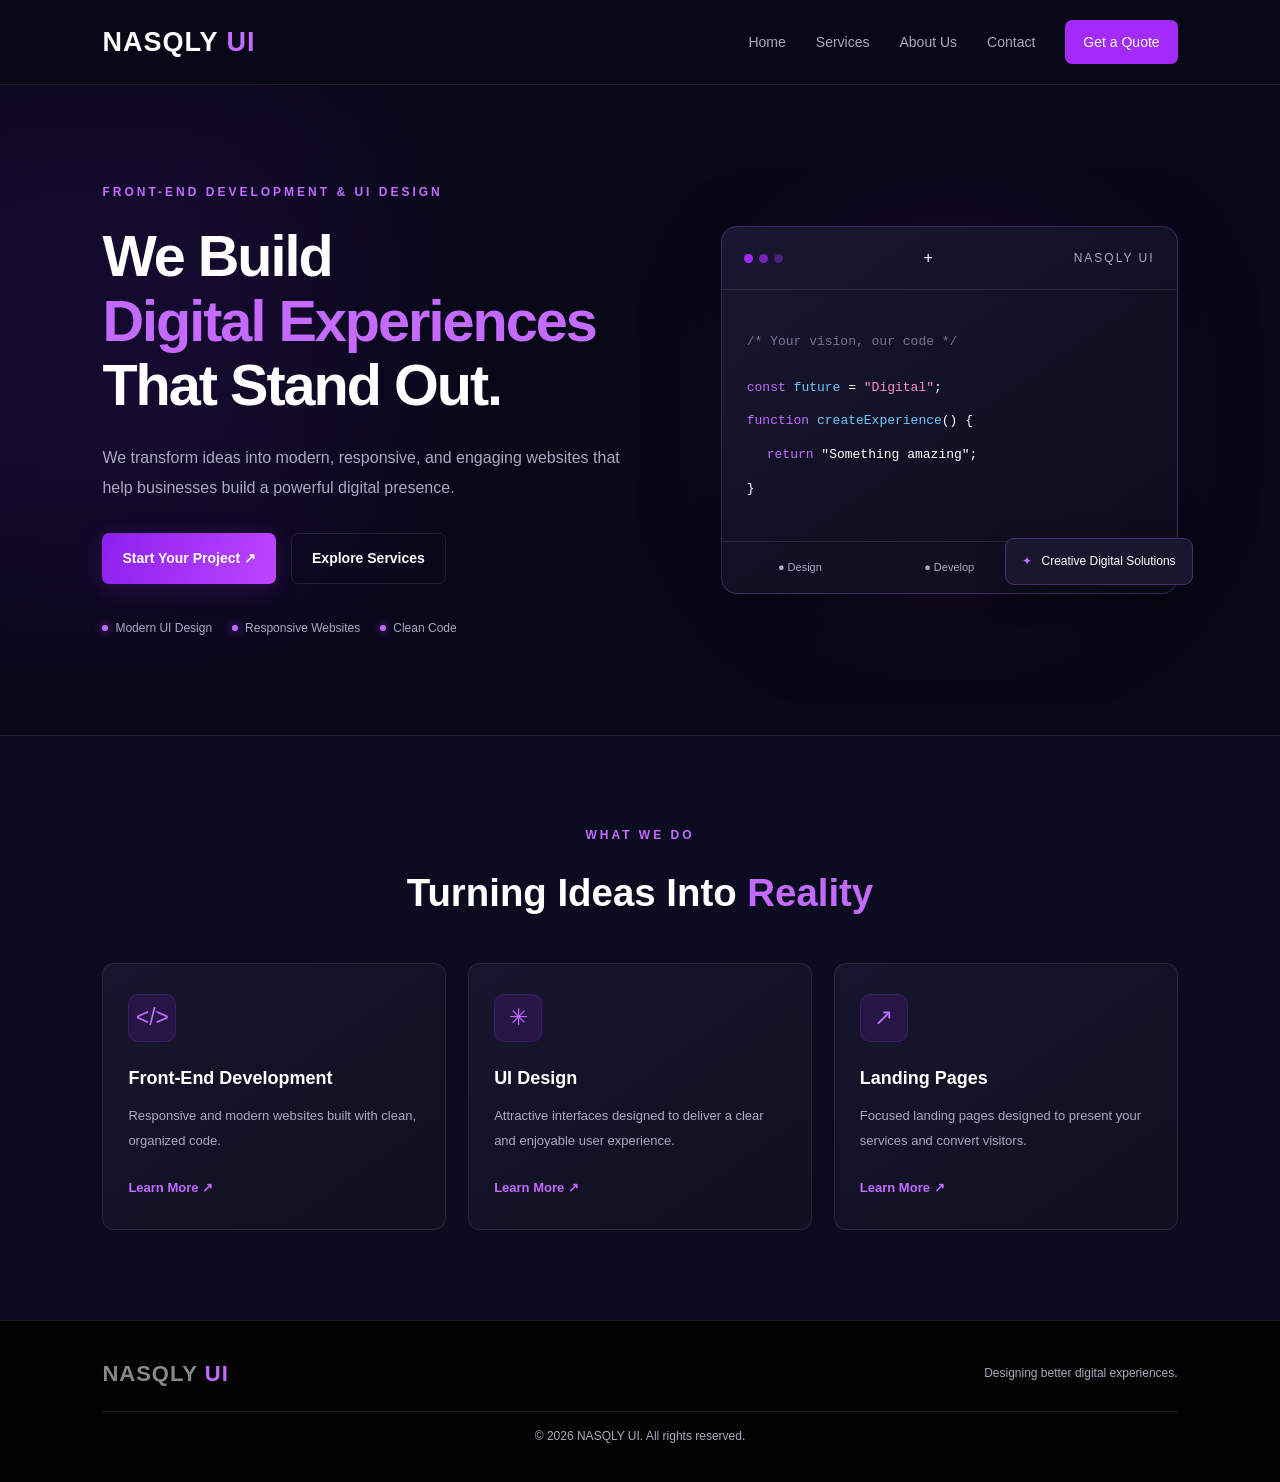
<file: index.html>
<!DOCTYPE html>
<html lang="en">

<head>
    <meta charset="UTF-8">

    <!-- جعل الموقع متجاوبًا مع الموبايل والكمبيوتر -->
    <meta name="viewport" content="width=device-width, initial-scale=1.0">

    <!-- وصف الموقع لمحركات البحث -->
    <meta name="description"
        content="NASQLY UI - Professional Front-End Development and UI Design.">

    <!-- عنوان الموقع في المتصفح -->
    <title>NASQLY UI | Digital Experiences</title>

    <!-- ربط ملف CSS -->
    <link rel="stylesheet" href="nasqly.css">

    <!-- ربط ملف JavaScript -->
    <script src="nasqly.js" defer></script>
</head>

<body>

    <!-- =================================== -->
    <!-- شريط التنقل الرئيسي -->
    <!-- =================================== -->

    <header class="navbar">

        <a href="index.html" class="logo">
            NASQLY <span>UI</span>
        </a>

        <!-- زر القائمة للموبايل -->
        <button class="menu-toggle"
            id="menu-toggle"
            aria-label="Open navigation menu"
            aria-expanded="false">
            ☰
        </button>

        <!-- روابط صفحات الموقع -->
        <nav class="nav-links" id="nav-links">

            <a href="index.html"active">Home</a>

            <a href="services.html">Services</a>

            <a href="about.html">About Us</a>

            <a href="contact.html">Contact</a>

            <a href="quote.html" class="nav-button">
                Get a Quote
            </a>

        </nav>

    </header>


    <!-- =================================== -->
    <!-- الواجهة الرئيسية للموقع -->
    <!-- =================================== -->

    <main>

        <section class="hero">

            <!-- النص الرئيسي -->
            <div class="hero-content">

                <p class="hero-label">
                    FRONT-END DEVELOPMENT & UI DESIGN
                </p>

                <h1>
                    We Build
                    <span>Digital Experiences</span>
                    That Stand Out.
                </h1>

                <p class="hero-description">
                    We transform ideas into modern, responsive,
                    and engaging websites that help businesses
                    build a powerful digital presence.
                </p>

                <!-- أزرار التواصل والخدمات -->
                <div class="hero-buttons">

                    <a href="quote.html" class="button primary-button">
                        Start Your Project ↗
                    </a>

                    <a href="services.html" class="button secondary-button">
                        Explore Services
                    </a>

                </div>

                <!-- معلومات مختصرة -->
                <div class="hero-features">

                    <div class="feature">
                        <span class="feature-dot"></span>
                        Modern UI Design
                    </div>

                    <div class="feature">
                        <span class="feature-dot"></span>
                        Responsive Websites
                    </div>

                    <div class="feature">
                        <span class="feature-dot"></span>
                        Clean Code
                    </div>

                </div>

            </div>


            <!-- =================================== -->
            <!-- مساحة اللوجو أو الصورة الرئيسية -->
            <!-- هنضيف صورة اللوجو هنا لاحقًا لو احتجنا -->
            <!-- =================================== -->

            <div class="hero-visual">

                <div class="visual-glow"></div>

                <div class="visual-card">

                    <div class="card-top">
                        <div class="card-dots">
                            <span></span>
                            <span></span>
                            <span></span>
                        </div>
+
                        <p>NASQLY UI</p>
                    </div>

                    <div class="code-content">

                        <p class="code-comment">
                            /* Your vision, our code */
                        </p>

                        <p>
                            <span class="code-purple">const</span>
                            <span class="code-blue"> future</span> =
                            <span class="code-pink">"Digital"</span>;
                        </p>

                        <p>
                            <span class="code-purple">function</span>
                            <span class="code-blue"> createExperience</span>() {
                        </p>

                        <p class="code-indent">
                            <span class="code-purple">return</span>
                            "Something amazing";
                        </p>

                        <p>}</p>

                    </div>

                    <div class="card-footer">
                        <span>● Design</span>
                        <span>● Develop</span>
                        <span>● Deliver</span>
                    </div>

                </div>

                <div class="floating-badge">
                    <span>✦</span>
                    Creative Digital Solutions
                </div>

            </div>

        </section>


        <!-- =================================== -->
        <!-- شريط الخدمات المختصر -->
        <!-- =================================== -->

        <section class="services-preview">

            <div class="section-heading">

                <p class="section-label">WHAT WE DO</p>

                <h2>
                    Turning Ideas Into
                    <span>Reality</span>
                </h2>

            </div>

            <div class="service-cards">

                <article class="service-card">

                    <div class="service-icon">&lt;/&gt;</div>

                    <h3>Front-End Development</h3>

                    <p>
                        Responsive and modern websites built
                        with clean, organized code.
                    </p>

                    <a href="services.html">Learn More ↗</a>

                </article>


                <article class="service-card">

                    <div class="service-icon">✳</div>

                    <h3>UI Design</h3>

                    <p>
                        Attractive interfaces designed to deliver
                        a clear and enjoyable user experience.
                    </p>

                    <a href="services.html">Learn More ↗</a>

                </article>


                <article class="service-card">

                    <div class="service-icon">↗</div>

                    <h3>Landing Pages</h3>

                    <p>
                        Focused landing pages designed to present
                        your services and convert visitors.
                    </p>

                    <a href="services.html">Learn More ↗</a>

                </article>

            </div>

        </section>

    </main>


    <!-- =================================== -->
    <!-- تذييل الموقع -->
    <!-- =================================== -->

    <footer class="footer">

        <a href="index.html" class="logo">
            NASQLY <span>UI</span>
        </a>

        <p>
            Designing better digital experiences.
        </p>

        <p class="copyright">
            © 2026 NASQLY UI. All rights reserved.
        </p>

    </footer>

</body>

</html>
</file>
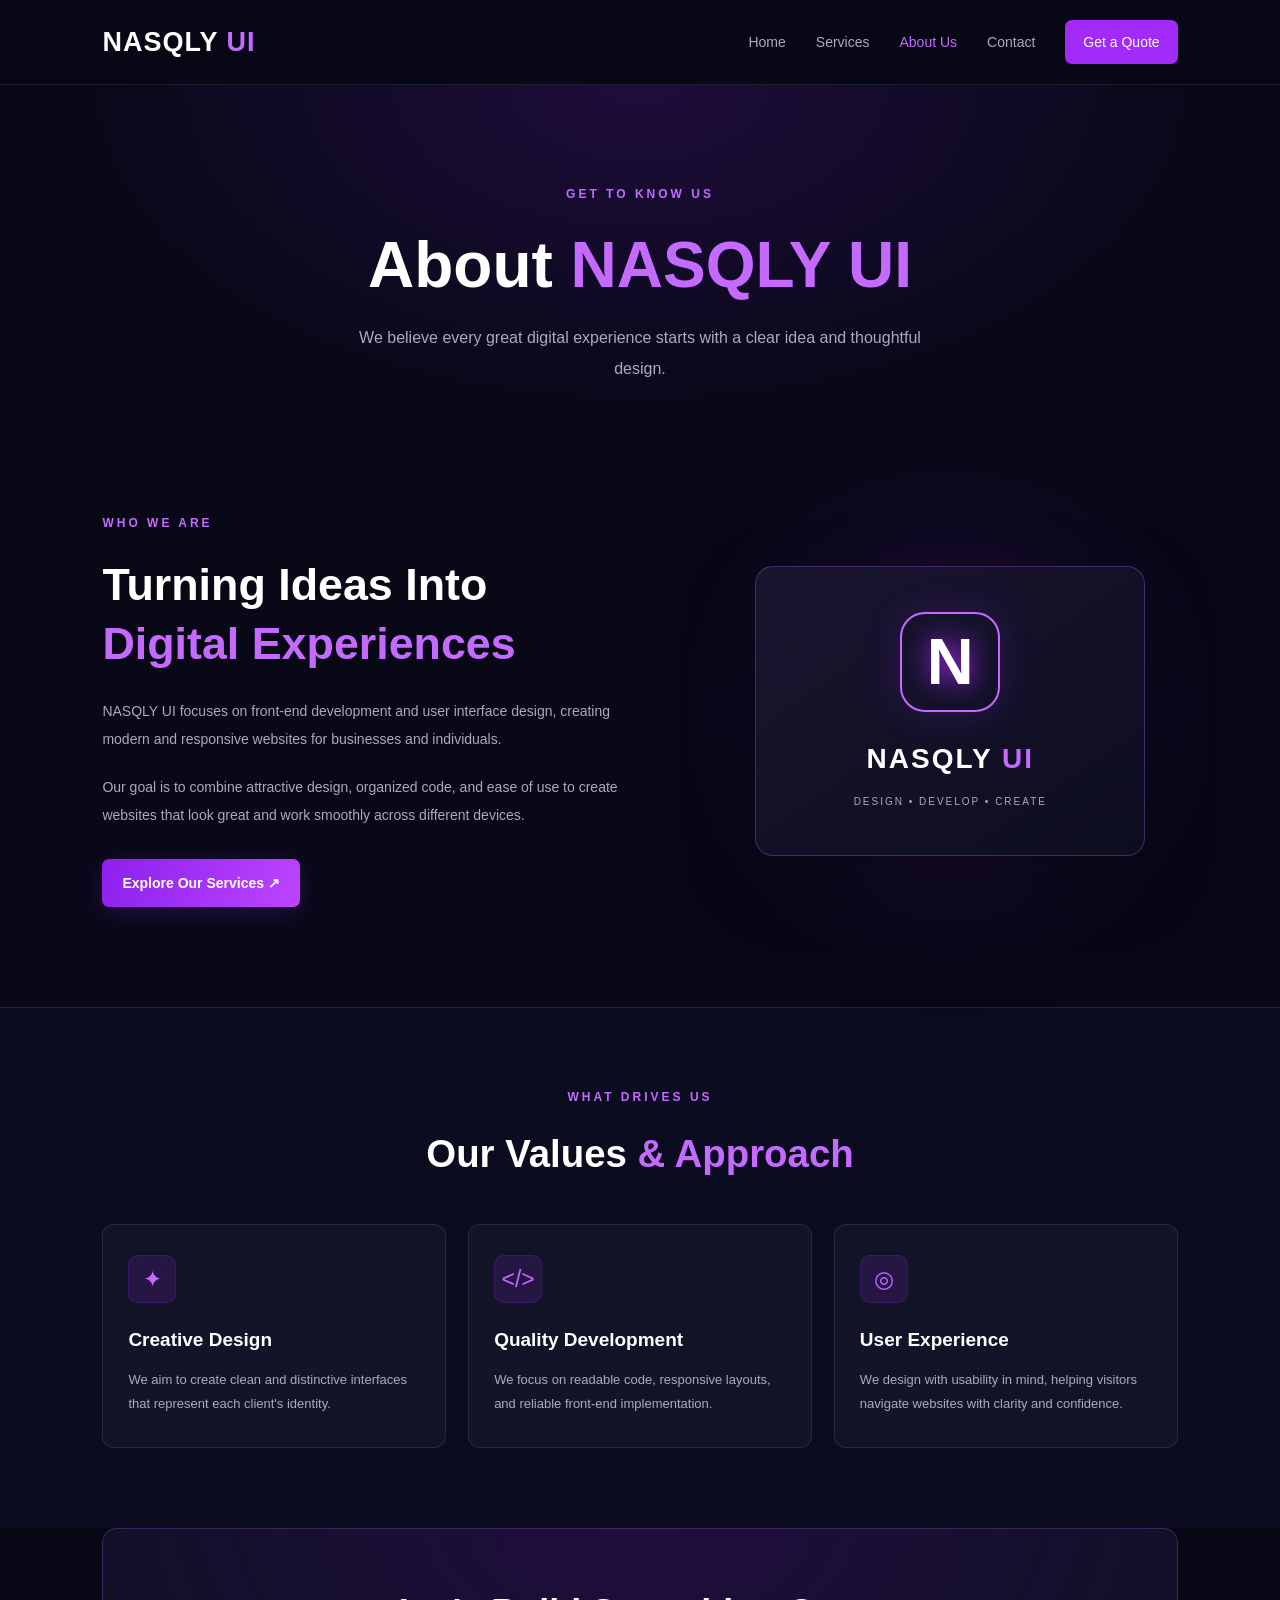
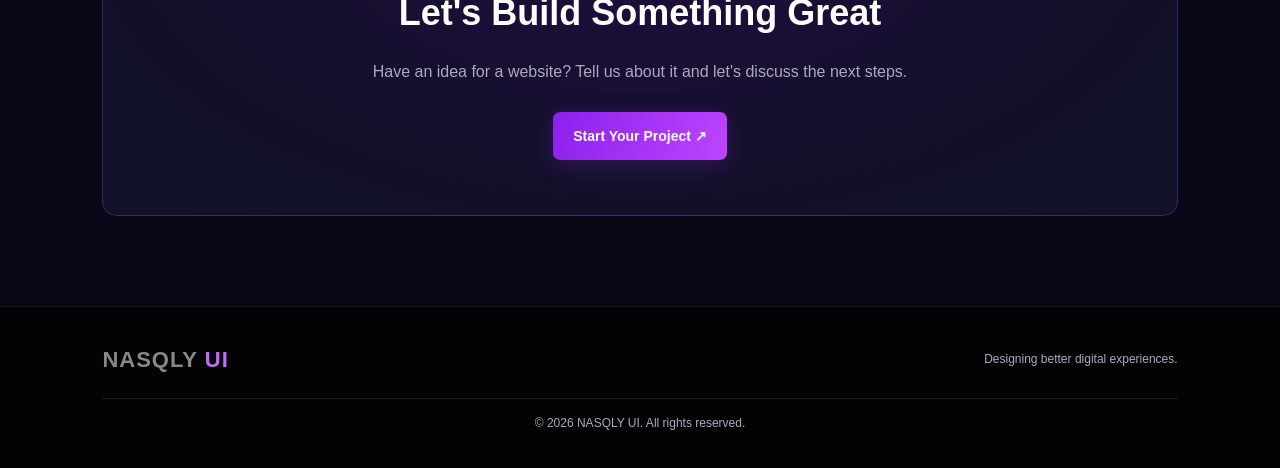
<file: about.HTML>
<!DOCTYPE html>
<html lang="en">

<head>
    <meta charset="UTF-8">
    <meta name="viewport" content="width=device-width, initial-scale=1.0">

    <title>About Us | NASQLY UI</title>

    <!-- ربط ملف التصميم -->
    <link rel="stylesheet" href="nasqly.css">

    <!-- ربط ملف JavaScript -->
    <script src="nasqly.js" defer></script>
</head>

<body>

    <!-- =====================================
         شريط التنقل
         ===================================== -->

    <header class="navbar">

        <a href="index.HTML" class="logo">
            NASQLY <span>UI</span>
        </a>

        <button class="menu-toggle"
                id="menu-toggle"
                aria-label="Open navigation menu"
                aria-expanded="false">
            ☰
        </button>

        <nav class="nav-links" id="nav-links">

            <a href="index.HTML">Home</a>

            <a href="services.html">Services</a>

            <a href="about.html" class="active">About Us</a>

            <a href="contact.html">Contact</a>

            <a href="quote.html" class="nav-button">
                Get a Quote
            </a>

        </nav>

    </header>


    <!-- =====================================
         المحتوى الرئيسي
         ===================================== -->

    <main>

        <!-- مقدمة الصفحة -->

        <section class="page-hero">

            <p class="hero-label">GET TO KNOW US</p>

            <h1>
                About
                <span>NASQLY UI</span>
            </h1>

            <p>
                We believe every great digital experience
                starts with a clear idea and thoughtful design.
            </p>

        </section>


        <!-- نبذة عن الشركة -->

        <section class="about-section">

            <div class="about-content">

                <p class="section-label">WHO WE ARE</p>

                <h2>
                    Turning Ideas Into
                    <span>Digital Experiences</span>
                </h2>

                <p>
                    NASQLY UI focuses on front-end development
                    and user interface design, creating modern
                    and responsive websites for businesses
                    and individuals.
                </p>

                <p>
                    Our goal is to combine attractive design,
                    organized code, and ease of use to create
                    websites that look great and work smoothly
                    across different devices.
                </p>

                <a href="services.html"
                   class="button primary-button">
                    Explore Our Services ↗
                </a>

            </div>


            <!-- مساحة رسومية بدل صورة مؤقتًا -->

            <div class="about-visual">

                <div class="about-glow"></div>

                <div class="about-logo-card">

                    <div class="about-symbol">N</div>

                    <h2>NASQLY <span>UI</span></h2>

                    <p>DESIGN • DEVELOP • CREATE</p>

                </div>

            </div>

        </section>


        <!-- رؤيتنا وطريقتنا في العمل -->

        <section class="values-section">

            <div class="section-heading">

                <p class="section-label">WHAT DRIVES US</p>

                <h2>
                    Our Values
                    <span>& Approach</span>
                </h2>

            </div>


            <div class="values-grid">

                <article class="value-card">

                    <div class="service-icon">✦</div>

                    <h3>Creative Design</h3>

                    <p>
                        We aim to create clean and distinctive
                        interfaces that represent each
                        client's identity.
                    </p>

                </article>


                <article class="value-card">

                    <div class="service-icon">&lt;/&gt;</div>

                    <h3>Quality Development</h3>

                    <p>
                        We focus on readable code, responsive
                        layouts, and reliable front-end
                        implementation.
                    </p>

                </article>


                <article class="value-card">

                    <div class="service-icon">◎</div>

                    <h3>User Experience</h3>

                    <p>
                        We design with usability in mind,
                        helping visitors navigate websites
                        with clarity and confidence.
                    </p>

                </article>

            </div>

        </section>


        <!-- دعوة للتواصل -->

        <section class="services-cta">

            <h2>Let's Build Something Great</h2>

            <p>
                Have an idea for a website?
                Tell us about it and let's discuss
                the next steps.
            </p>

            <a href="quote.html"
               class="button primary-button">
                Start Your Project ↗
            </a>

        </section>

    </main>


    <!-- =====================================
         تذييل الصفحة
         ===================================== -->

    <footer class="footer">

        <a href="index.html" class="logo">
            NASQLY <span>UI</span>
        </a>

        <p>Designing better digital experiences.</p>

        <p class="copyright">
            © 2026 NASQLY UI. All rights reserved.
        </p>

    </footer>

</body>

</html>
</file>
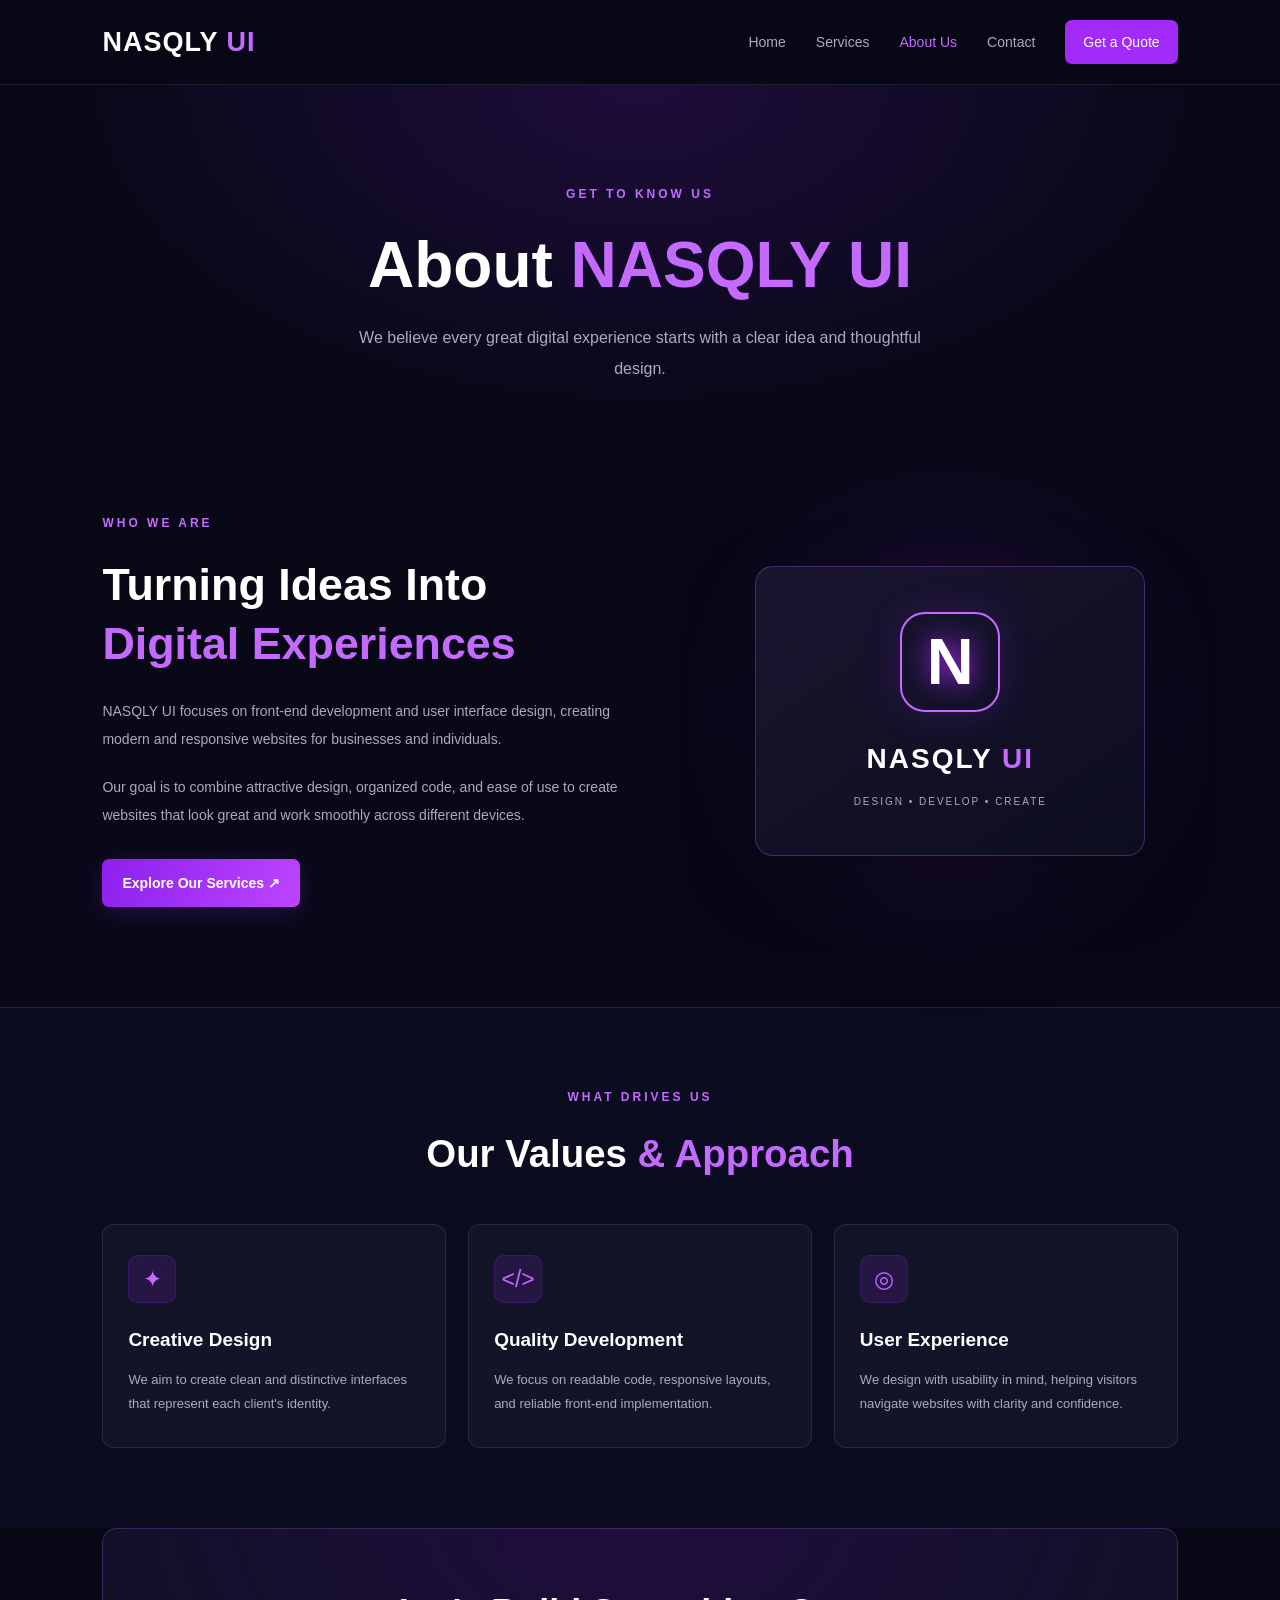
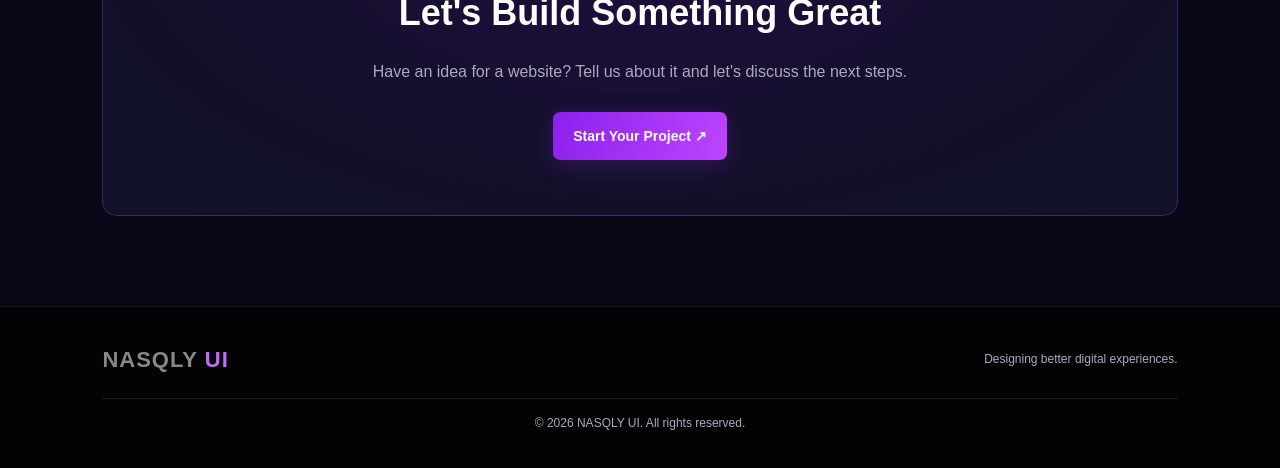
<file: about.html>
<!DOCTYPE html>
<html lang="en">

<head>
    <meta charset="UTF-8">
    <meta name="viewport" content="width=device-width, initial-scale=1.0">

    <title>About Us | NASQLY UI</title>

    <!-- ربط ملف التصميم -->
    <link rel="stylesheet" href="nasqly.css">

    <!-- ربط ملف JavaScript -->
    <script src="nasqly.js" defer></script>
</head>

<body>

    <!-- =====================================
         شريط التنقل
         ===================================== -->

    <header class="navbar">

        <a href="index.html" class="logo">
            NASQLY <span>UI</span>
        </a>

        <button class="menu-toggle"
                id="menu-toggle"
                aria-label="Open navigation menu"
                aria-expanded="false">
            ☰
        </button>

        <nav class="nav-links" id="nav-links">

            <a href="index.html">Home</a>

            <a href="services.html">Services</a>

            <a href="about.html" class="active">About Us</a>

            <a href="contact.html">Contact</a>

            <a href="quote.html" class="nav-button">
                Get a Quote
            </a>

        </nav>

    </header>


    <!-- =====================================
         المحتوى الرئيسي
         ===================================== -->

    <main>

        <!-- مقدمة الصفحة -->

        <section class="page-hero">

            <p class="hero-label">GET TO KNOW US</p>

            <h1>
                About
                <span>NASQLY UI</span>
            </h1>

            <p>
                We believe every great digital experience
                starts with a clear idea and thoughtful design.
            </p>

        </section>


        <!-- نبذة عن الشركة -->

        <section class="about-section">

            <div class="about-content">

                <p class="section-label">WHO WE ARE</p>

                <h2>
                    Turning Ideas Into
                    <span>Digital Experiences</span>
                </h2>

                <p>
                    NASQLY UI focuses on front-end development
                    and user interface design, creating modern
                    and responsive websites for businesses
                    and individuals.
                </p>

                <p>
                    Our goal is to combine attractive design,
                    organized code, and ease of use to create
                    websites that look great and work smoothly
                    across different devices.
                </p>

                <a href="services.html"
                   class="button primary-button">
                    Explore Our Services ↗
                </a>

            </div>


            <!-- مساحة رسومية بدل صورة مؤقتًا -->

            <div class="about-visual">

                <div class="about-glow"></div>

                <div class="about-logo-card">

                    <div class="about-symbol">N</div>

                    <h2>NASQLY <span>UI</span></h2>

                    <p>DESIGN • DEVELOP • CREATE</p>

                </div>

            </div>

        </section>


        <!-- رؤيتنا وطريقتنا في العمل -->

        <section class="values-section">

            <div class="section-heading">

                <p class="section-label">WHAT DRIVES US</p>

                <h2>
                    Our Values
                    <span>& Approach</span>
                </h2>

            </div>


            <div class="values-grid">

                <article class="value-card">

                    <div class="service-icon">✦</div>

                    <h3>Creative Design</h3>

                    <p>
                        We aim to create clean and distinctive
                        interfaces that represent each
                        client's identity.
                    </p>

                </article>


                <article class="value-card">

                    <div class="service-icon">&lt;/&gt;</div>

                    <h3>Quality Development</h3>

                    <p>
                        We focus on readable code, responsive
                        layouts, and reliable front-end
                        implementation.
                    </p>

                </article>


                <article class="value-card">

                    <div class="service-icon">◎</div>

                    <h3>User Experience</h3>

                    <p>
                        We design with usability in mind,
                        helping visitors navigate websites
                        with clarity and confidence.
                    </p>

                </article>

            </div>

        </section>


        <!-- دعوة للتواصل -->

        <section class="services-cta">

            <h2>Let's Build Something Great</h2>

            <p>
                Have an idea for a website?
                Tell us about it and let's discuss
                the next steps.
            </p>

            <a href="quote.html"
               class="button primary-button">
                Start Your Project ↗
            </a>

        </section>

    </main>


    <!-- =====================================
         تذييل الصفحة
         ===================================== -->

    <footer class="footer">

        <a href="index.html" class="logo">
            NASQLY <span>UI</span>
        </a>

        <p>Designing better digital experiences.</p>

        <p class="copyright">
            © 2026 NASQLY UI. All rights reserved.
        </p>

    </footer>

</body>

</html>
</file>
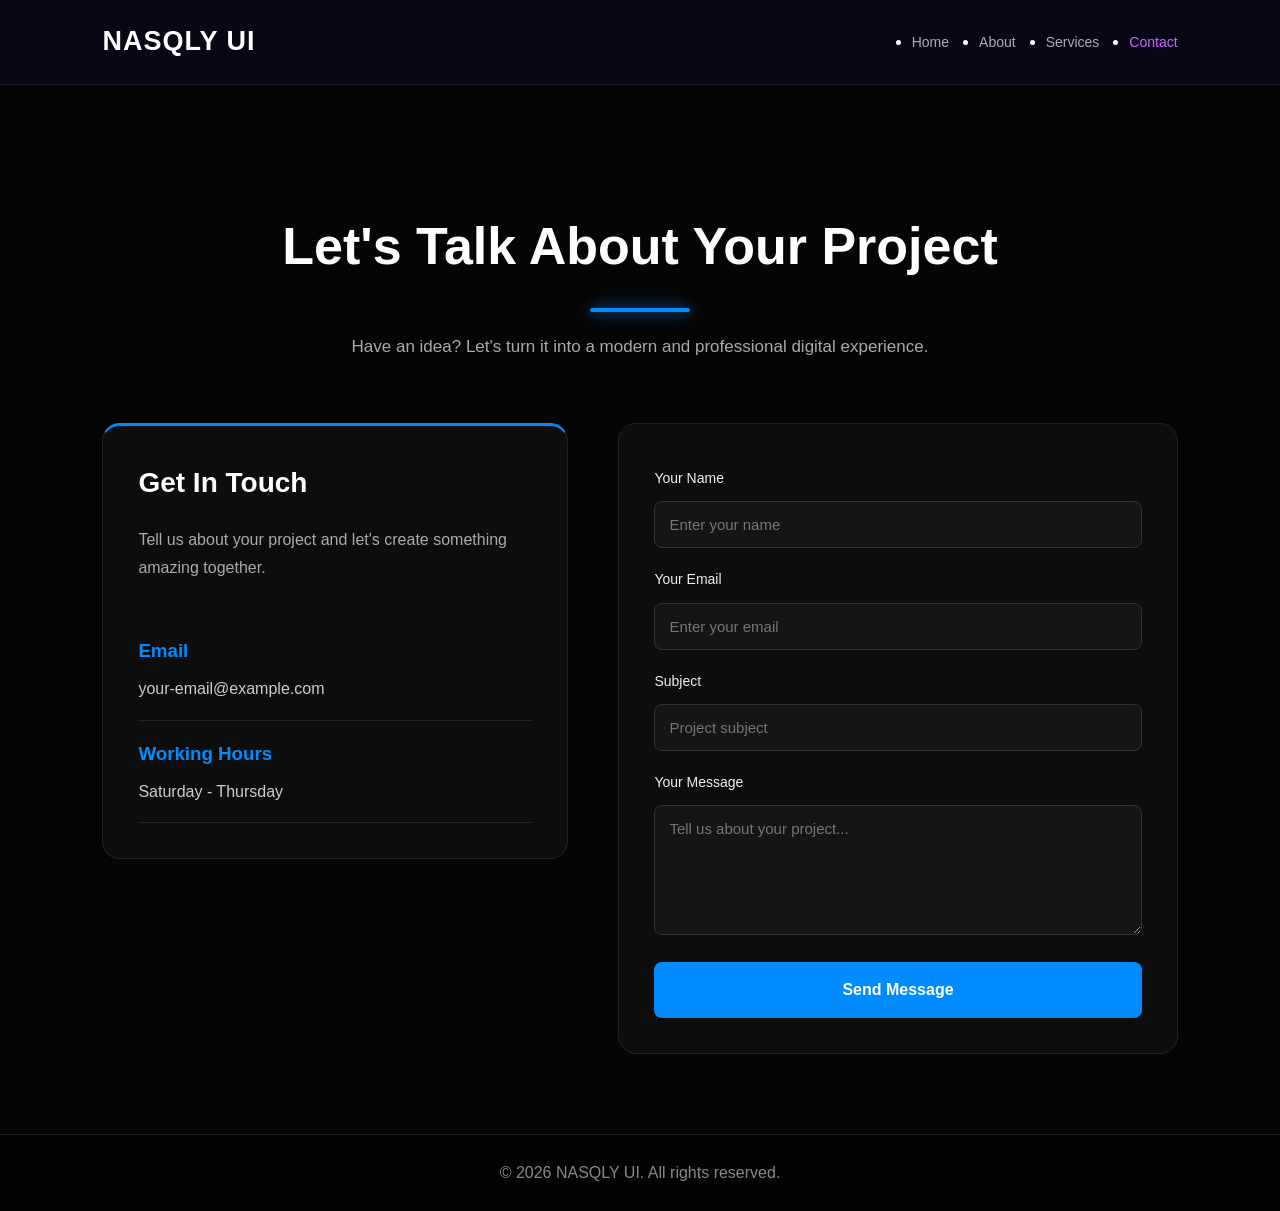
<file: contact.html>
<!DOCTYPE html>
<html lang="en">
<head>
    <meta charset="UTF-8">
    <meta name="viewport" content="width=device-width, initial-scale=1.0">

    <title>Contact Us | NASQLY UI</title>

    <!-- ربط ملف التنسيق -->
    <link rel="stylesheet" href="nasqly.css">
    <script src="nasqly.js"></script>
</head>

<body>

    <!-- شريط التنقل -->
    <header>
        <nav class="navbar">

            <a href="index.html" class="logo">
                NASQLY UI
            </a>

            <ul class="nav-links">
                <li><a href="index.html">Home</a></li>
                <li><a href="about.html">About</a></li>
                <li><a href="services.html">Services</a></li>
                <li><a href="contact.html" class="active">Contact</a></li>
            </ul>

        </nav>
    </header>

    <!-- القسم الرئيسي -->
    <main>

        <section class="contact-section">

            <div class="contact-heading">
                <h1>Let's Talk About Your Project</h1>

                <p>
                    Have an idea? Let's turn it into a modern
                    and professional digital experience.
                </p>
            </div>

            <!-- نموذج التواصل -->
            <div class="contact-container">

                <div class="contact-info">

                    <h2>Get In Touch</h2>

                    <p>
                        Tell us about your project and let's
                        create something amazing together.
                    </p>

                    <div class="contact-item">
                        <h3>Email</h3>
                        <p>your-email@example.com</p>
                    </div>

                    <div class="contact-item">
                        <h3>Working Hours</h3>
                        <p>Saturday - Thursday</p>
                    </div>

                </div>

                <form class="contact-form" id="contact-form">

                    <label for="name">Your Name</label>
                    <input
                        type="text"
                        id="name"
                        name="name"
                        placeholder="Enter your name"
                        required
                    >

                    <label for="email">Your Email</label>
                    <input
                        type="email"
                        id="email"
                        name="email"
                        placeholder="Enter your email"
                        required
                    >

                    <label for="subject">Subject</label>
                    <input
                        type="text"
                        id="subject"
                        name="subject"
                        placeholder="Project subject"
                        required
                    >

                    <label for="message">Your Message</label>
                    <textarea
                        id="message"
                        name="message"
                        rows="5"
                        placeholder="Tell us about your project..."
                        required
                    ></textarea>

                    <button type="submit" class="btn">
                        Send Message
                    </button>

                </form>

            </div>

        </section>

    </main>

    <!-- تذييل الصفحة -->
    <footer>
        <p>
            &copy; 2026 NASQLY UI. All rights reserved.
        </p>
    </footer>
<script>
    const contactForm = document.getElementById("contact-form");

    contactForm.addEventListener("submit", function(event) {
        event.preventDefault();

        const name = document.getElementById("name").value.trim();
        const email = document.getElementById("email").value.trim();
        const subject = document.getElementById("subject").value.trim();
        const messageText = document.getElementById("message").value.trim();

        const whatsappMessage =
            "New Contact Message - NASQLY UI\n\n" +
            "Name: " + name + "\n" +
            "Email: " + email + "\n" +
            "Subject: " + subject + "\n\n" +
            "Message:\n" + messageText;

        const whatsappNumber = "201275241384";

        const whatsappURL =
            "https://wa.me/" + whatsappNumber +
            "?text=" + encodeURIComponent(whatsappMessage);

        window.open(whatsappURL, "_blank");
    });
</script>
</body>
</html>
</file>
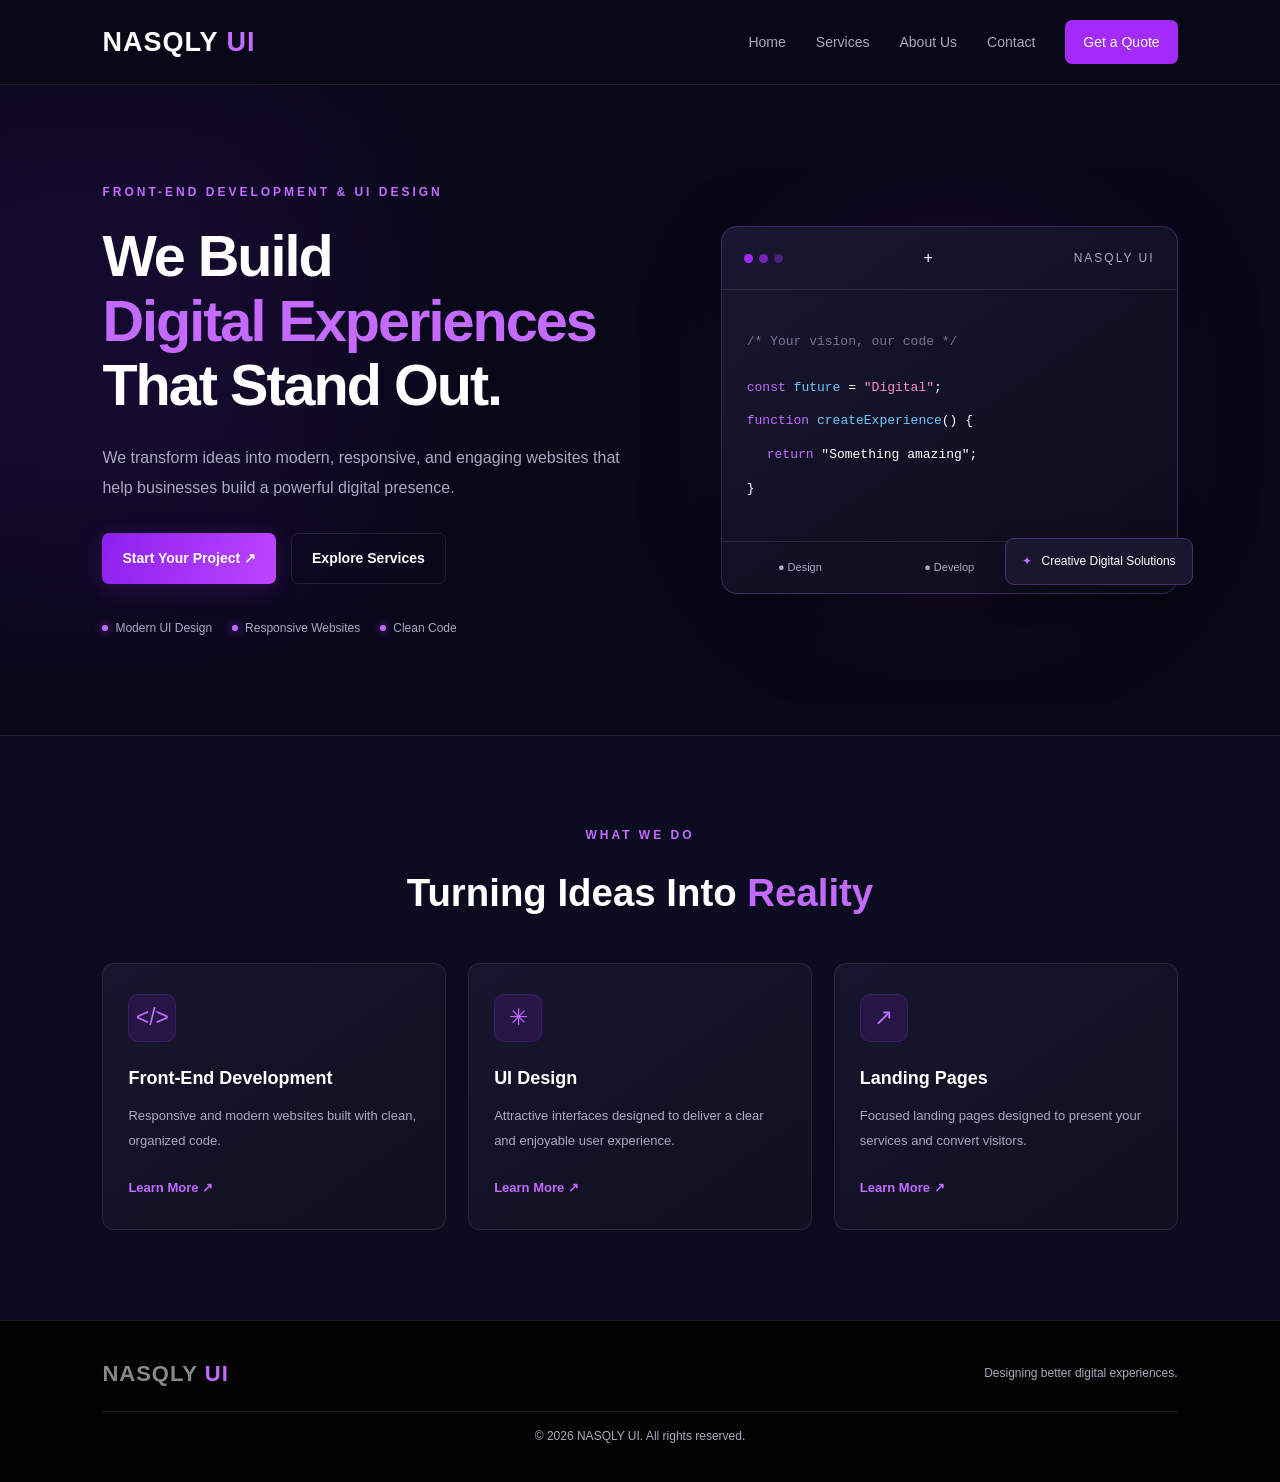
<file: NASQLY UI.HTML>
<!DOCTYPE html>
<html lang="en">

<head>
    <meta charset="UTF-8">

    <!-- جعل الموقع متجاوبًا مع الموبايل والكمبيوتر -->
    <meta name="viewport" content="width=device-width, initial-scale=1.0">

    <!-- وصف الموقع لمحركات البحث -->
    <meta name="description"
        content="NASQLY UI - Professional Front-End Development and UI Design.">

    <!-- عنوان الموقع في المتصفح -->
    <title>NASQLY UI | Digital Experiences</title>

    <!-- ربط ملف CSS -->
    <link rel="stylesheet" href="nasqly.css">

    <!-- ربط ملف JavaScript -->
    <script src="nasqly.js" defer></script>
</head>

<body>

    <!-- =================================== -->
    <!-- شريط التنقل الرئيسي -->
    <!-- =================================== -->

    <header class="navbar">

        <a href="index.HTML" class="logo">
            NASQLY <span>UI</span>
        </a>

        <!-- زر القائمة للموبايل -->
        <button class="menu-toggle"
            id="menu-toggle"
            aria-label="Open navigation menu"
            aria-expanded="false">
            ☰
        </button>

        <!-- روابط صفحات الموقع -->
        <nav class="nav-links" id="nav-links">

            <a href="index.HTML"active">Home</a>

            <a href="services.html">Services</a>

            <a href="about.html">About Us</a>

            <a href="contact.html">Contact</a>

            <a href="quote.html" class="nav-button">
                Get a Quote
            </a>

        </nav>

    </header>


    <!-- =================================== -->
    <!-- الواجهة الرئيسية للموقع -->
    <!-- =================================== -->

    <main>

        <section class="hero">

            <!-- النص الرئيسي -->
            <div class="hero-content">

                <p class="hero-label">
                    FRONT-END DEVELOPMENT & UI DESIGN
                </p>

                <h1>
                    We Build
                    <span>Digital Experiences</span>
                    That Stand Out.
                </h1>

                <p class="hero-description">
                    We transform ideas into modern, responsive,
                    and engaging websites that help businesses
                    build a powerful digital presence.
                </p>

                <!-- أزرار التواصل والخدمات -->
                <div class="hero-buttons">

                    <a href="quote.html" class="button primary-button">
                        Start Your Project ↗
                    </a>

                    <a href="services.html" class="button secondary-button">
                        Explore Services
                    </a>

                </div>

                <!-- معلومات مختصرة -->
                <div class="hero-features">

                    <div class="feature">
                        <span class="feature-dot"></span>
                        Modern UI Design
                    </div>

                    <div class="feature">
                        <span class="feature-dot"></span>
                        Responsive Websites
                    </div>

                    <div class="feature">
                        <span class="feature-dot"></span>
                        Clean Code
                    </div>

                </div>

            </div>


            <!-- =================================== -->
            <!-- مساحة اللوجو أو الصورة الرئيسية -->
            <!-- هنضيف صورة اللوجو هنا لاحقًا لو احتجنا -->
            <!-- =================================== -->

            <div class="hero-visual">

                <div class="visual-glow"></div>

                <div class="visual-card">

                    <div class="card-top">
                        <div class="card-dots">
                            <span></span>
                            <span></span>
                            <span></span>
                        </div>
+
                        <p>NASQLY UI</p>
                    </div>

                    <div class="code-content">

                        <p class="code-comment">
                            /* Your vision, our code */
                        </p>

                        <p>
                            <span class="code-purple">const</span>
                            <span class="code-blue"> future</span> =
                            <span class="code-pink">"Digital"</span>;
                        </p>

                        <p>
                            <span class="code-purple">function</span>
                            <span class="code-blue"> createExperience</span>() {
                        </p>

                        <p class="code-indent">
                            <span class="code-purple">return</span>
                            "Something amazing";
                        </p>

                        <p>}</p>

                    </div>

                    <div class="card-footer">
                        <span>● Design</span>
                        <span>● Develop</span>
                        <span>● Deliver</span>
                    </div>

                </div>

                <div class="floating-badge">
                    <span>✦</span>
                    Creative Digital Solutions
                </div>

            </div>

        </section>


        <!-- =================================== -->
        <!-- شريط الخدمات المختصر -->
        <!-- =================================== -->

        <section class="services-preview">

            <div class="section-heading">

                <p class="section-label">WHAT WE DO</p>

                <h2>
                    Turning Ideas Into
                    <span>Reality</span>
                </h2>

            </div>

            <div class="service-cards">

                <article class="service-card">

                    <div class="service-icon">&lt;/&gt;</div>

                    <h3>Front-End Development</h3>

                    <p>
                        Responsive and modern websites built
                        with clean, organized code.
                    </p>

                    <a href="services.html">Learn More ↗</a>

                </article>


                <article class="service-card">

                    <div class="service-icon">✳</div>

                    <h3>UI Design</h3>

                    <p>
                        Attractive interfaces designed to deliver
                        a clear and enjoyable user experience.
                    </p>

                    <a href="services.html">Learn More ↗</a>

                </article>


                <article class="service-card">

                    <div class="service-icon">↗</div>

                    <h3>Landing Pages</h3>

                    <p>
                        Focused landing pages designed to present
                        your services and convert visitors.
                    </p>

                    <a href="services.html">Learn More ↗</a>

                </article>

            </div>

        </section>

    </main>


    <!-- =================================== -->
    <!-- تذييل الموقع -->
    <!-- =================================== -->

    <footer class="footer">

        <a href="index.html" class="logo">
            NASQLY <span>UI</span>
        </a>

        <p>
            Designing better digital experiences.
        </p>

        <p class="copyright">
            © 2026 NASQLY UI. All rights reserved.
        </p>

    </footer>

</body>

</html>
</file>
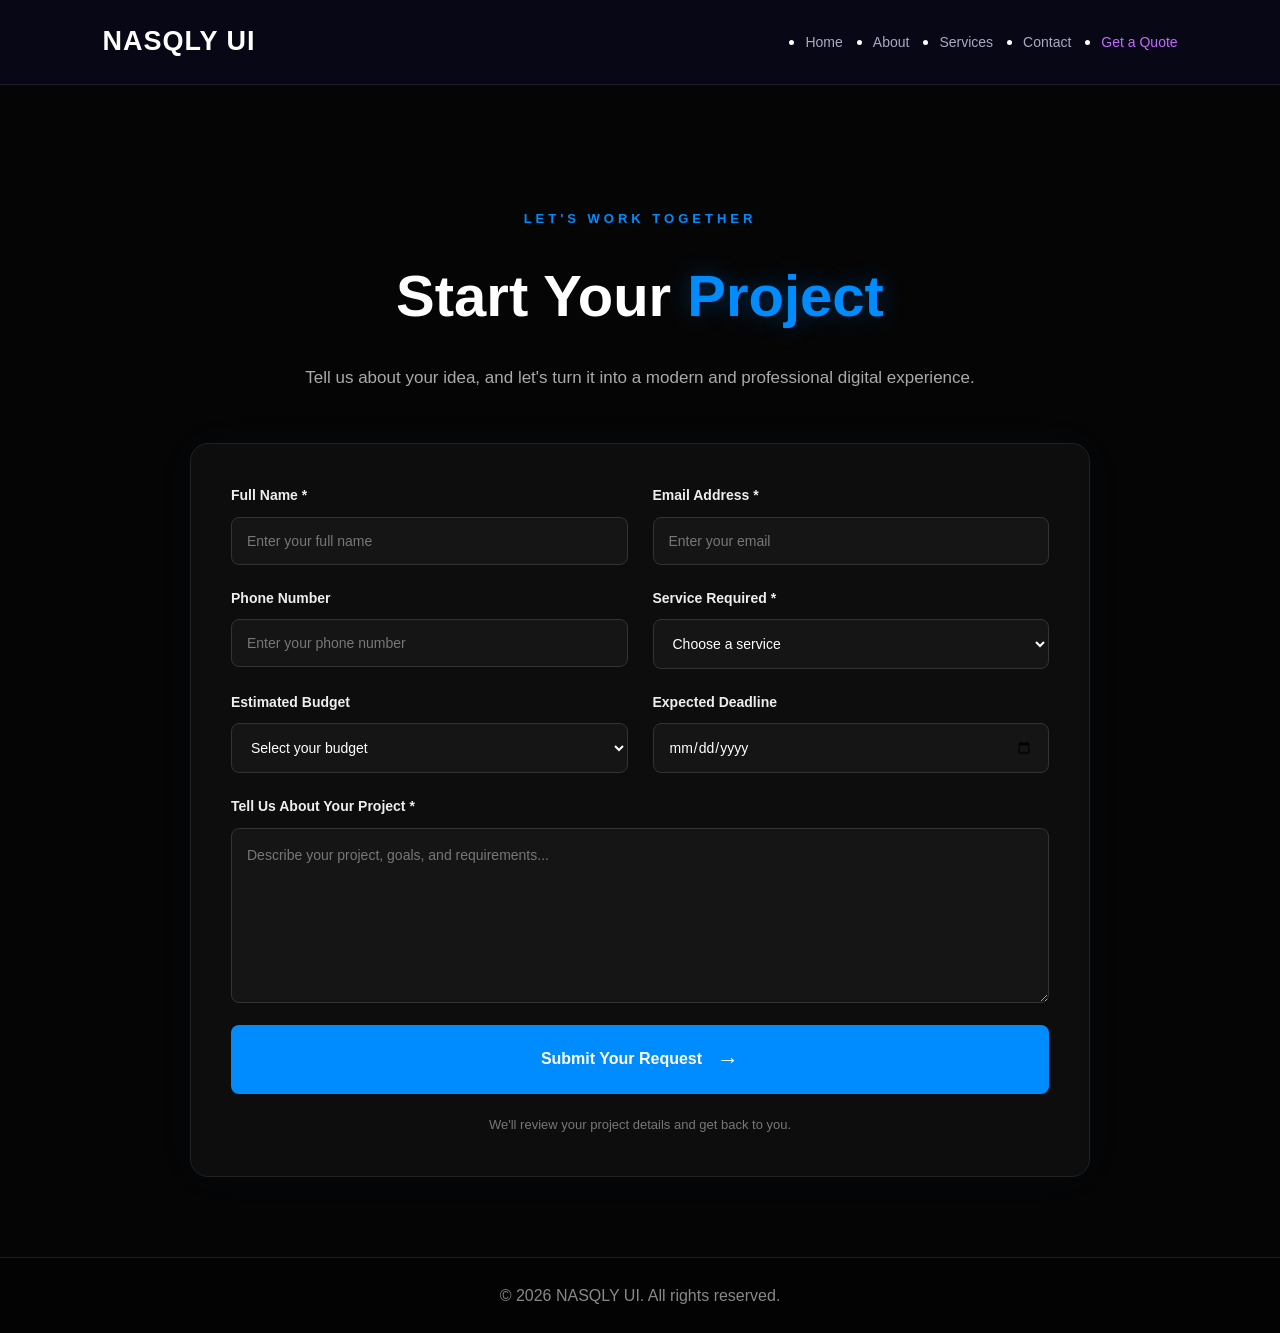
<file: quote.html>
<!DOCTYPE html>
<html lang="en">
<head>
    <meta charset="UTF-8">
    <meta name="viewport" content="width=device-width, initial-scale=1.0">

    <title>Request a Quote | NASQLY UI</title>

    <!-- ربط ملف CSS -->
    <link rel="stylesheet" href="nasqly.css">
    <script src="nasqly.js"></script>
</head>

<body>

    <!-- شريط التنقل -->
    <header>
        <nav class="navbar">

            <a href="index.html" class="logo">
                NASQLY UI
            </a>

            <ul class="nav-links">
                <li><a href="index.html">Home</a></li>
                <li><a href="about.html">About</a></li>
                <li><a href="services.html">Services</a></li>
                <li><a href="contact.html">Contact</a></li>
                <li><a href="quote.html" class="active">Get a Quote</a></li>
            </ul>

        </nav>
    </header>

    <!-- القسم الرئيسي -->
    <main>

        <section class="quote-section">

            <div class="quote-heading">

                <span class="quote-label">LET'S WORK TOGETHER</span>

                <h1>Start Your <span>Project</span></h1>

                <p>
                    Tell us about your idea, and let's turn it into
                    a modern and professional digital experience.
                </p>

            </div>

            <!-- نموذج طلب عرض السعر -->
            <form class="quote-form" id="quote-form">

                <div class="form-row">

                    <div class="form-group">
                        <label for="client-name">Full Name *</label>

                        <input
                            type="text"
                            id="client-name"
                            name="client_name"
                            placeholder="Enter your full name"
                            required
                        >
                    </div>

                    <div class="form-group">
                        <label for="client-email">Email Address *</label>

                        <input
                            type="email"
                            id="client-email"
                            name="client_email"
                            placeholder="Enter your email"
                            required
                        >
                    </div>

                </div>

                <div class="form-row">

                    <div class="form-group">
                        <label for="client-phone">Phone Number</label>

                        <input
                            type="tel"
                            id="client-phone"
                            name="client_phone"
                            placeholder="Enter your phone number"
                        >
                    </div>

                    <div class="form-group">
                        <label for="service">Service Required *</label>

                        <select id="service" name="service" required>

                            <option value="">Choose a service</option>

                            <option value="frontend">
                                Front-End Development
                            </option>

                            <option value="ui-design">
                                UI Design
                            </option>

                            <option value="website">
                                Complete Website
                            </option>

                            <option value="redesign">
                                Website Redesign
                            </option>

                            <option value="other">
                                Other
                            </option>

                        </select>
                    </div>

                </div>

                <div class="form-row">

                    <div class="form-group">
                        <label for="budget">Estimated Budget</label>

                        <select id="budget" name="budget">

                            <option value="">Select your budget</option>

                            <option value="under-1000">
                                Under 1000EGP
                            </option>

                            <option value="1000-3000">
                                1000EGP - 3000EGP
                            </option>

                            <option value="3000-5000">
                                3000EGP - 5000EGP
                            </option>

                            <option value="5000-plus">
                                5000+EGP
                            </option>

                            <option value="discuss">
                                Let's Discuss
                            </option>

                        </select>
                    </div>

                    <div class="form-group">
                        <label for="deadline">Expected Deadline</label>

                        <input
                            type="date"
                            id="deadline"
                            name="deadline"
                        >
                    </div>

                </div>

                <div class="form-group">
                    <label for="project-details">
                        Tell Us About Your Project *
                    </label>

                    <textarea
                        id="project-details"
                        name="project_details"
                        rows="6"
                        placeholder="Describe your project, goals, and requirements..."
                        required
                    ></textarea>
                </div>

                <button type="submit" class="quote-submit">
                    Submit Your Request
                    <span>→</span>
                </button>

                <p class="quote-note">
                    We'll review your project details and get back to you.
                </p>

            </form>

        </section>

    </main>

    <!-- نهاية الصفحة -->
    <footer>
        <p>&copy; 2026 NASQLY UI. All rights reserved.</p>
    </footer>
<script>
    // ربط نموذج طلب عرض السعر
    const quoteForm = document.getElementById("quote-form");

    quoteForm.addEventListener("submit", function (event) {
        // منع إرسال النموذج بالطريقة التقليدية
        event.preventDefault();

        // قراءة بيانات العميل
        const name = document.getElementById("client-name").value.trim();
        const email = document.getElementById("client-email").value.trim();
        const phone = document.getElementById("client-phone").value.trim();
        const service = document.getElementById("service").value;
        const budget = document.getElementById("budget").value;
        const deadline = document.getElementById("deadline").value;
        const details = document.getElementById("project-details").value.trim();

        // تجهيز رسالة واتساب
        const message =
            "New Project Request - NASQLY UI\n\n" +
            "Name: " + name + "\n" +
            "Email: " + email + "\n" +
            "Phone: " + (phone || "Not provided") + "\n" +
            "Service: " + service + "\n" +
            "Budget: " + (budget || "Not specified") + "\n" +
            "Deadline: " + (deadline || "Not specified") + "\n\n" +
            "Project Details:\n" + details;

        // رقم واتساب الخاص بك
        const whatsappNumber = "201275241384";

        // تحويل الرسالة إلى رابط واتساب
        const whatsappURL =
            "https://wa.me/" +
            whatsappNumber +
            "?text=" +
            encodeURIComponent(message);

        // فتح واتساب بالرسالة الجاهزة
        window.open(whatsappURL, "_blank");
    });
</script>
</body>
</html>
</file>
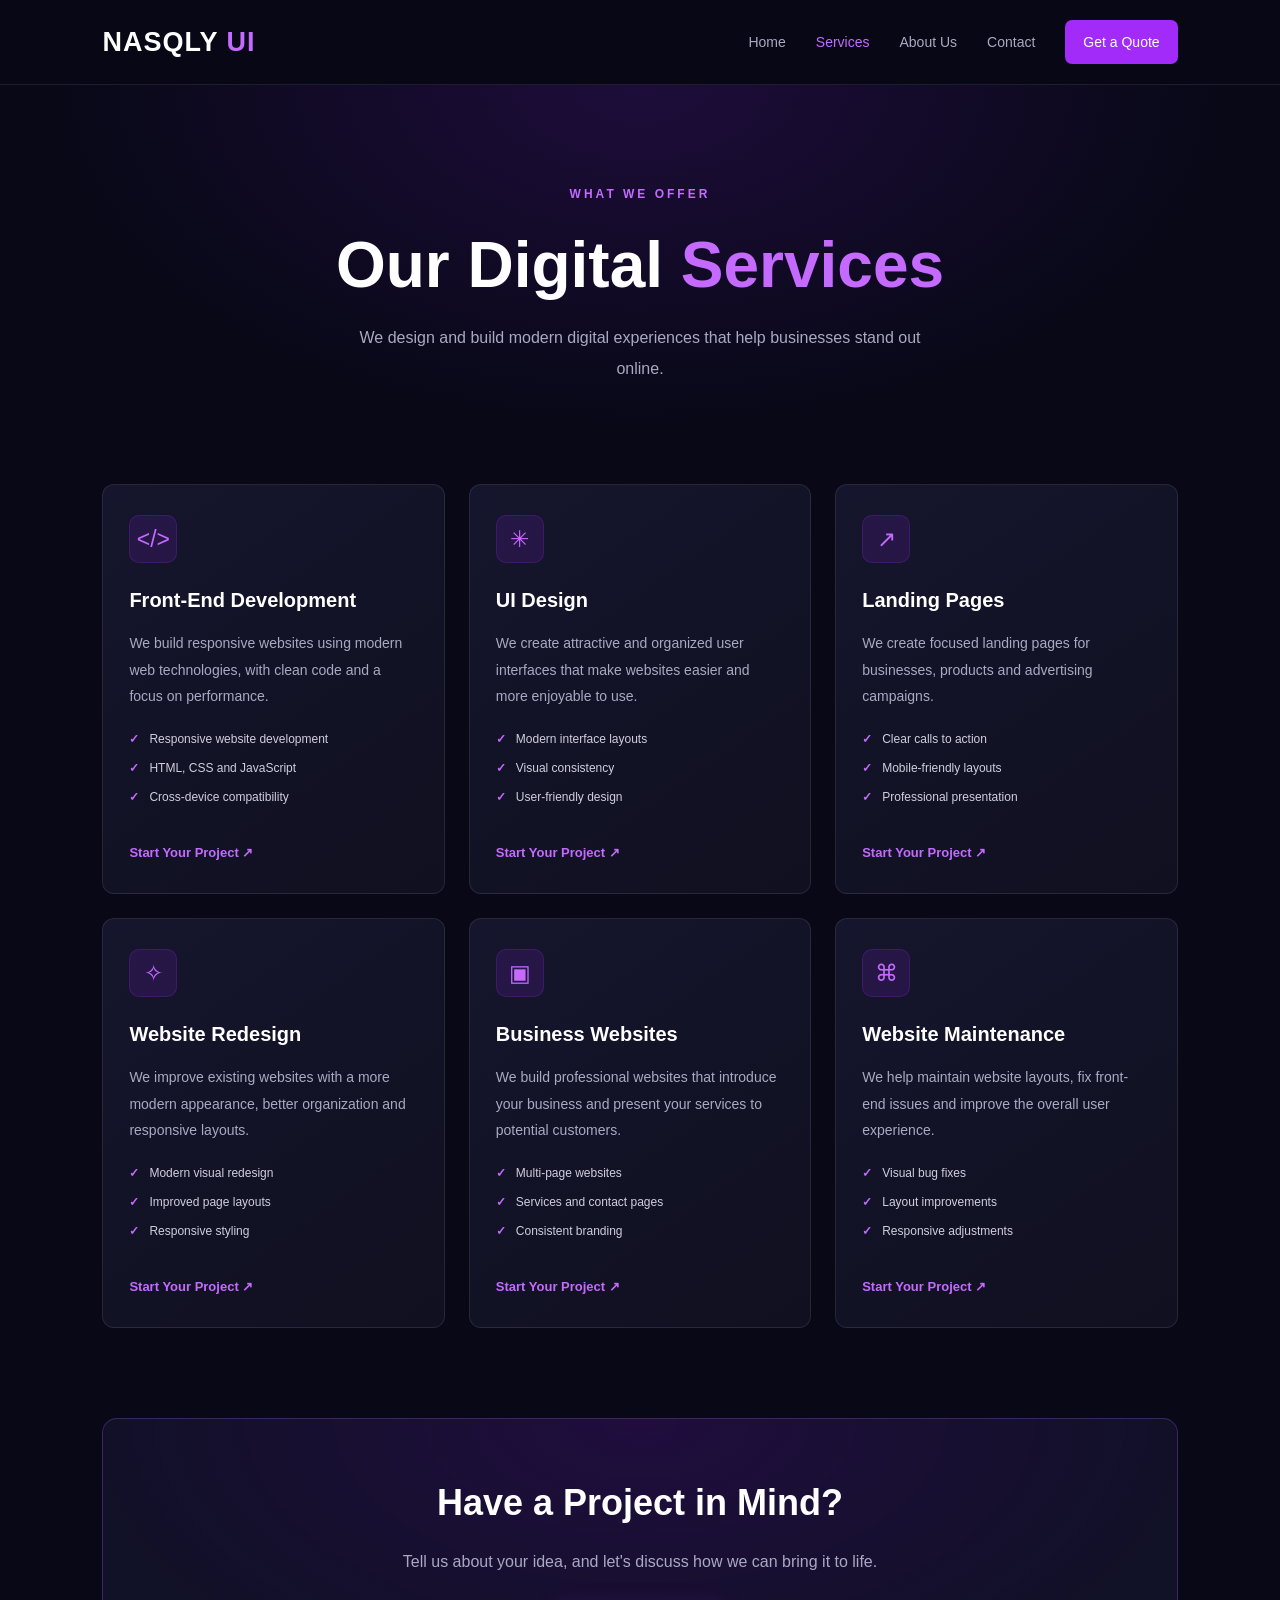
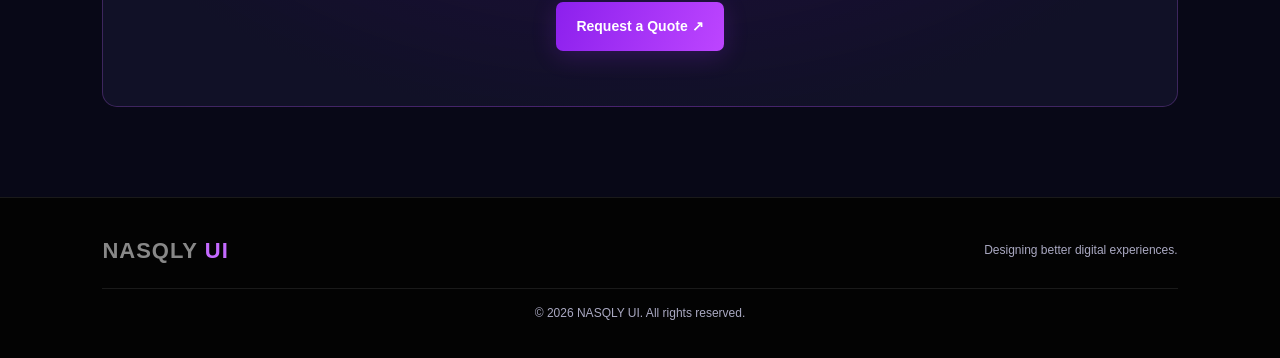
<file: services.HTML>
<!DOCTYPE html>
<html lang="en">

<head>
    <meta charset="UTF-8">
    <meta name="viewport" content="width=device-width, initial-scale=1.0">

    <title>Our Services | NASQLY UI</title>

    <!-- ربط ملف التصميم -->
    <link rel="stylesheet" href="nasqly.css">

    <!-- ربط ملف JavaScript -->
    <script src="nasqly.js" defer></script>
</head>

<body>

    <!-- ==============================
         شريط التنقل
         ============================== -->

    <header class="navbar">

        <a href="index.HTML" class="logo">
            NASQLY <span>UI</span>
        </a>

        <button class="menu-toggle"
                id="menu-toggle"
                aria-label="Open navigation menu"
                aria-expanded="false">
            ☰
        </button>

        <nav class="nav-links" id="nav-links">

            <a href="index.HTML">Home</a>

            <a href="services.html" class="active">Services</a>

            <a href="about.html">About Us</a>

            <a href="contact.html">Contact</a>

            <a href="quote.html" class="nav-button">Get a Quote</a>

        </nav>

    </header>


    <!-- ==============================
         مقدمة صفحة الخدمات
         ============================== -->

    <main>

        <section class="page-hero">

            <p class="hero-label">WHAT WE OFFER</p>

            <h1>
                Our Digital
                <span>Services</span>
            </h1>

            <p>
                We design and build modern digital experiences
                that help businesses stand out online.
            </p>

        </section>


        <!-- ==============================
             جميع الخدمات
             ============================== -->

        <section class="all-services">

            <article class="service-card">

                <div class="service-icon">&lt;/&gt;</div>

                <h2>Front-End Development</h2>

                <p>
                    We build responsive websites using modern
                    web technologies, with clean code and
                    a focus on performance.
                </p>

                <ul class="service-list">
                    <li>Responsive website development</li>
                    <li>HTML, CSS and JavaScript</li>
                    <li>Cross-device compatibility</li>
                </ul>

                <a href="quote.html" class="service-link">
                    Start Your Project ↗
                </a>

            </article>


            <article class="service-card">

                <div class="service-icon">✳</div>

                <h2>UI Design</h2>

                <p>
                    We create attractive and organized user
                    interfaces that make websites easier
                    and more enjoyable to use.
                </p>

                <ul class="service-list">
                    <li>Modern interface layouts</li>
                    <li>Visual consistency</li>
                    <li>User-friendly design</li>
                </ul>

                <a href="quote.html" class="service-link">
                    Start Your Project ↗
                </a>

            </article>


            <article class="service-card">

                <div class="service-icon">↗</div>

                <h2>Landing Pages</h2>

                <p>
                    We create focused landing pages for
                    businesses, products and advertising
                    campaigns.
                </p>

                <ul class="service-list">
                    <li>Clear calls to action</li>
                    <li>Mobile-friendly layouts</li>
                    <li>Professional presentation</li>
                </ul>

                <a href="quote.html" class="service-link">
                    Start Your Project ↗
                </a>

            </article>


            <article class="service-card">

                <div class="service-icon">✧</div>

                <h2>Website Redesign</h2>

                <p>
                    We improve existing websites with
                    a more modern appearance, better
                    organization and responsive layouts.
                </p>

                <ul class="service-list">
                    <li>Modern visual redesign</li>
                    <li>Improved page layouts</li>
                    <li>Responsive styling</li>
                </ul>

                <a href="quote.html" class="service-link">
                    Start Your Project ↗
                </a>

            </article>


            <article class="service-card">

                <div class="service-icon">▣</div>

                <h2>Business Websites</h2>

                <p>
                    We build professional websites that
                    introduce your business and present
                    your services to potential customers.
                </p>

                <ul class="service-list">
                    <li>Multi-page websites</li>
                    <li>Services and contact pages</li>
                    <li>Consistent branding</li>
                </ul>

                <a href="quote.html" class="service-link">
                    Start Your Project ↗
                </a>

            </article>


            <article class="service-card">

                <div class="service-icon">⌘</div>

                <h2>Website Maintenance</h2>

                <p>
                    We help maintain website layouts,
                    fix front-end issues and improve
                    the overall user experience.
                </p>

                <ul class="service-list">
                    <li>Visual bug fixes</li>
                    <li>Layout improvements</li>
                    <li>Responsive adjustments</li>
                </ul>

                <a href="quote.html" class="service-link">
                    Start Your Project ↗
                </a>

            </article>

        </section>


        <!-- ==============================
             دعوة للتواصل
             ============================== -->

        <section class="services-cta">

            <h2>Have a Project in Mind?</h2>

            <p>
                Tell us about your idea, and let's discuss
                how we can bring it to life.
            </p>

            <a href="quote.html" class="button primary-button">
                Request a Quote ↗
            </a>

        </section>

    </main>


    <!-- ==============================
         تذييل الصفحة
         ============================== -->

    <footer class="footer">

        <a href="index.html" class="logo">
            NASQLY <span>UI</span>
        </a>

        <p>Designing better digital experiences.</p>

        <p class="copyright">
            © 2026 NASQLY UI. All rights reserved.
        </p>

    </footer>

</body>

</html>
</file>
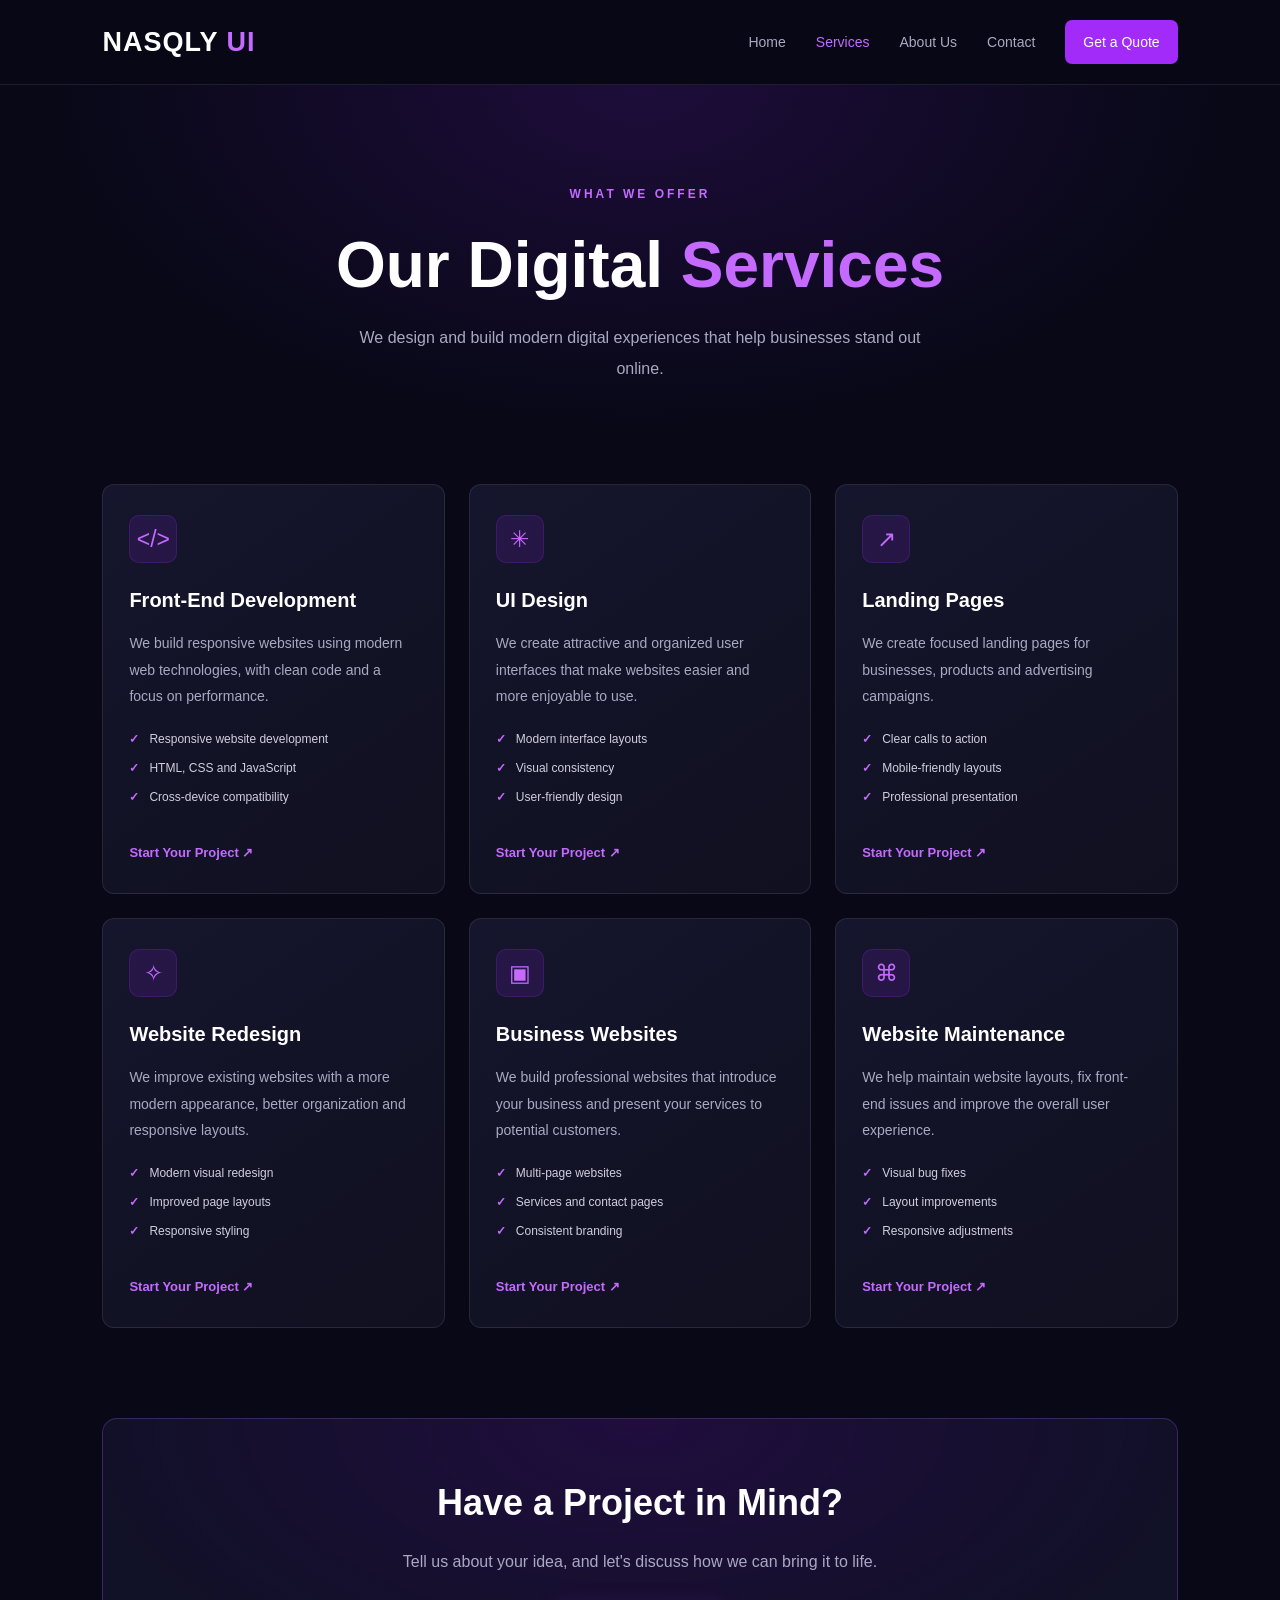
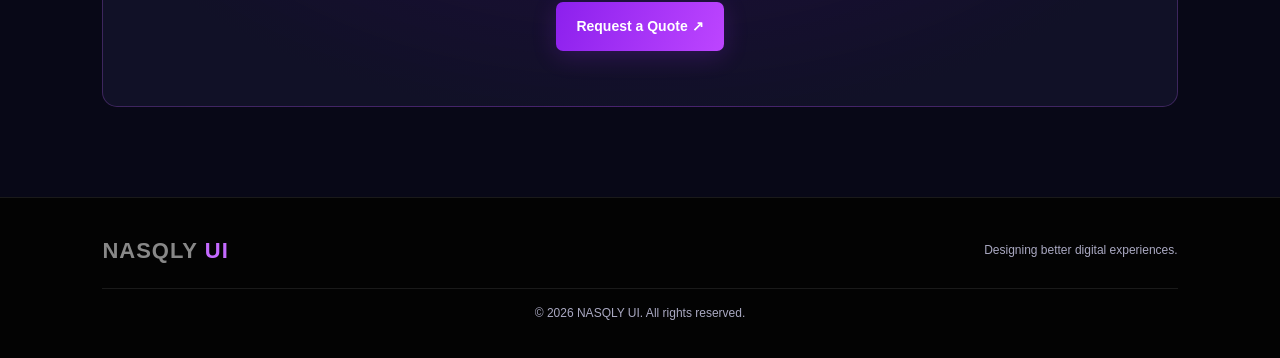
<file: services.html>
<!DOCTYPE html>
<html lang="en">

<head>
    <meta charset="UTF-8">
    <meta name="viewport" content="width=device-width, initial-scale=1.0">

    <title>Our Services | NASQLY UI</title>

    <!-- ربط ملف التصميم -->
    <link rel="stylesheet" href="nasqly.css">

    <!-- ربط ملف JavaScript -->
    <script src="nasqly.js" defer></script>
</head>

<body>

    <!-- ==============================
         شريط التنقل
         ============================== -->

    <header class="navbar">

        <a href="index.html" class="logo">
            NASQLY <span>UI</span>
        </a>

        <button class="menu-toggle"
                id="menu-toggle"
                aria-label="Open navigation menu"
                aria-expanded="false">
            ☰
        </button>

        <nav class="nav-links" id="nav-links">

            <a href="index.html">Home</a>

            <a href="services.html" class="active">Services</a>

            <a href="about.html">About Us</a>

            <a href="contact.html">Contact</a>

            <a href="quote.html" class="nav-button">Get a Quote</a>

        </nav>

    </header>


    <!-- ==============================
         مقدمة صفحة الخدمات
         ============================== -->

    <main>

        <section class="page-hero">

            <p class="hero-label">WHAT WE OFFER</p>

            <h1>
                Our Digital
                <span>Services</span>
            </h1>

            <p>
                We design and build modern digital experiences
                that help businesses stand out online.
            </p>

        </section>


        <!-- ==============================
             جميع الخدمات
             ============================== -->

        <section class="all-services">

            <article class="service-card">

                <div class="service-icon">&lt;/&gt;</div>

                <h2>Front-End Development</h2>

                <p>
                    We build responsive websites using modern
                    web technologies, with clean code and
                    a focus on performance.
                </p>

                <ul class="service-list">
                    <li>Responsive website development</li>
                    <li>HTML, CSS and JavaScript</li>
                    <li>Cross-device compatibility</li>
                </ul>

                <a href="quote.html" class="service-link">
                    Start Your Project ↗
                </a>

            </article>


            <article class="service-card">

                <div class="service-icon">✳</div>

                <h2>UI Design</h2>

                <p>
                    We create attractive and organized user
                    interfaces that make websites easier
                    and more enjoyable to use.
                </p>

                <ul class="service-list">
                    <li>Modern interface layouts</li>
                    <li>Visual consistency</li>
                    <li>User-friendly design</li>
                </ul>

                <a href="quote.html" class="service-link">
                    Start Your Project ↗
                </a>

            </article>


            <article class="service-card">

                <div class="service-icon">↗</div>

                <h2>Landing Pages</h2>

                <p>
                    We create focused landing pages for
                    businesses, products and advertising
                    campaigns.
                </p>

                <ul class="service-list">
                    <li>Clear calls to action</li>
                    <li>Mobile-friendly layouts</li>
                    <li>Professional presentation</li>
                </ul>

                <a href="quote.html" class="service-link">
                    Start Your Project ↗
                </a>

            </article>


            <article class="service-card">

                <div class="service-icon">✧</div>

                <h2>Website Redesign</h2>

                <p>
                    We improve existing websites with
                    a more modern appearance, better
                    organization and responsive layouts.
                </p>

                <ul class="service-list">
                    <li>Modern visual redesign</li>
                    <li>Improved page layouts</li>
                    <li>Responsive styling</li>
                </ul>

                <a href="quote.html" class="service-link">
                    Start Your Project ↗
                </a>

            </article>


            <article class="service-card">

                <div class="service-icon">▣</div>

                <h2>Business Websites</h2>

                <p>
                    We build professional websites that
                    introduce your business and present
                    your services to potential customers.
                </p>

                <ul class="service-list">
                    <li>Multi-page websites</li>
                    <li>Services and contact pages</li>
                    <li>Consistent branding</li>
                </ul>

                <a href="quote.html" class="service-link">
                    Start Your Project ↗
                </a>

            </article>


            <article class="service-card">

                <div class="service-icon">⌘</div>

                <h2>Website Maintenance</h2>

                <p>
                    We help maintain website layouts,
                    fix front-end issues and improve
                    the overall user experience.
                </p>

                <ul class="service-list">
                    <li>Visual bug fixes</li>
                    <li>Layout improvements</li>
                    <li>Responsive adjustments</li>
                </ul>

                <a href="quote.html" class="service-link">
                    Start Your Project ↗
                </a>

            </article>

        </section>


        <!-- ==============================
             دعوة للتواصل
             ============================== -->

        <section class="services-cta">

            <h2>Have a Project in Mind?</h2>

            <p>
                Tell us about your idea, and let's discuss
                how we can bring it to life.
            </p>

            <a href="quote.html" class="button primary-button">
                Request a Quote ↗
            </a>

        </section>

    </main>


    <!-- ==============================
         تذييل الصفحة
         ============================== -->

    <footer class="footer">

        <a href="index.html" class="logo">
            NASQLY <span>UI</span>
        </a>

        <p>Designing better digital experiences.</p>

        <p class="copyright">
            © 2026 NASQLY UI. All rights reserved.
        </p>

    </footer>

</body>

</html>
</file>
<file: nasqly.css>
/* ==========================================
   1. إعدادات الموقع العامة
   ========================================== */

* {
    margin: 0;
    padding: 0;
    box-sizing: border-box;
}

:root {
    --background: #080817;
    --surface: #111127;
    --purple: #a32bfa;
    --purple-light: #c46aff;
    --text: #ffffff;
    --text-muted: #aaa9c2;
    --border: rgba(255, 255, 255, 0.09);
}

html {
    scroll-behavior: smooth;
}

body {
    background: var(--background);
    color: var(--text);
    font-family: Arial, Helvetica, sans-serif;
    line-height: 1.6;
    overflow-x: hidden;
}

a {
    color: inherit;
    text-decoration: none;
}

button {
    font: inherit;
}

::selection {
    background: var(--purple);
    color: white;
}


/* ==========================================
   2. شريط التنقل
   ========================================== */

.navbar {
    width: 100%;
    min-height: 85px;
    padding: 20px 8%;
    display: flex;
    justify-content: space-between;
    align-items: center;
    gap: 25px;
    border-bottom: 1px solid var(--border);
    background: rgba(8, 8, 23, 0.94);
    position: relative;
    z-index: 10;
}

.logo {
    font-size: 27px;
    font-weight: 900;
    letter-spacing: 1px;
    white-space: nowrap;
}

.logo span {
    color: var(--purple-light);
}

.nav-links {
    display: flex;
    align-items: center;
    gap: 30px;
}

.nav-links a {
    color: var(--text-muted);
    font-size: 14px;
    transition: color 0.3s ease;
}

.nav-links a:hover,
.nav-links a.active {
    color: var(--purple-light);
}

.nav-links .nav-button {
    background: var(--purple);
    color: white;
    padding: 11px 18px;
    border-radius: 7px;
}

.nav-links .nav-button:hover {
    background: var(--purple-light);
    color: white;
}

/* زر القائمة يظهر على الموبايل فقط */

.menu-toggle {
    display: none;
    background: transparent;
    border: 1px solid var(--border);
    color: white;
    border-radius: 7px;
    padding: 6px 12px;
    font-size: 24px;
    cursor: pointer;
}


/* ==========================================
   3. الواجهة الرئيسية
   ========================================== */

.hero {
    min-height: 650px;
    padding: 90px 8%;
    display: grid;
    grid-template-columns: 1.1fr 0.9fr;
    align-items: center;
    gap: 60px;
    position: relative;
    isolation: isolate;
}

/* إضاءة بنفسجية خلف محتوى الصفحة */

.hero::before {
    content: "";
    position: absolute;
    width: 500px;
    height: 500px;
    top: 0;
    left: -150px;
    background: rgba(110, 25, 210, 0.13);
    filter: blur(100px);
    z-index: -1;
    pointer-events: none;
}

.hero-content {
    max-width: 650px;
}

.hero-label,
.section-label {
    color: var(--purple-light);
    font-size: 12px;
    font-weight: bold;
    letter-spacing: 3px;
    margin-bottom: 22px;
}

.hero h1 {
    font-size: clamp(38px, 4.5vw, 66px);
    line-height: 1.12;
    letter-spacing: -2px;
    margin-bottom: 25px;
}

.hero h1 span {
    display: block;
    color: var(--purple-light);
}

.hero-description {
    max-width: 520px;
    color: var(--text-muted);
    font-size: 16px;
    line-height: 1.9;
    margin-bottom: 30px;
}


/* ==========================================
   4. الأزرار الرئيسية
   ========================================== */

.hero-buttons {
    display: flex;
    flex-wrap: wrap;
    gap: 15px;
}

.button {
    min-height: 48px;
    padding: 13px 20px;
    display: inline-flex;
    align-items: center;
    justify-content: center;
    border-radius: 7px;
    font-size: 14px;
    font-weight: bold;
    transition: 0.3s ease;
}

.primary-button {
    color: white;
    background: linear-gradient(
        110deg,
        #8c20ed,
        #bd45ff
    );
    box-shadow: 0 5px 25px rgba(163, 43, 250, 0.2);
}

.primary-button:hover {
    transform: translateY(-3px);
    box-shadow: 0 8px 30px rgba(163, 43, 250, 0.35);
}

.secondary-button {
    border: 1px solid var(--border);
    color: white;
}

.secondary-button:hover {
    border-color: var(--purple-light);
    color: var(--purple-light);
}


/* ==========================================
   5. مميزات الشركة المختصرة
   ========================================== */

.hero-features {
    display: flex;
    flex-wrap: wrap;
    gap: 20px;
    margin-top: 35px;
}

.feature {
    color: var(--text-muted);
    font-size: 12px;
    display: flex;
    align-items: center;
    gap: 7px;
}

.feature-dot {
    width: 6px;
    height: 6px;
    background: var(--purple-light);
    border-radius: 50%;
    box-shadow: 0 0 10px var(--purple);
}


/* ==========================================
   6. البطاقة البرمجية في الواجهة
   ========================================== */

.hero-visual {
    position: relative;
    display: flex;
    justify-content: center;
    align-items: center;
    min-height: 380px;
}

.visual-glow {
    position: absolute;
    width: 300px;
    height: 300px;
    background: rgba(145, 25, 250, 0.22);
    filter: blur(90px);
    border-radius: 50%;
}

.visual-card {
    width: 100%;
    max-width: 460px;
    background: linear-gradient(
        145deg,
        #17172f,
        #0c0c1c
    );
    border: 1px solid rgba(190, 100, 255, 0.25);
    border-radius: 16px;
    position: relative;
    z-index: 1;
    box-shadow: 0 25px 80px rgba(0, 0, 0, 0.3);
    overflow: hidden;
}

.card-top {
    display: flex;
    justify-content: space-between;
    align-items: center;
    padding: 18px 22px;
    border-bottom: 1px solid var(--border);
}

.card-top p {
    color: var(--text-muted);
    font-size: 12px;
    letter-spacing: 2px;
}

.card-dots {
    display: flex;
    gap: 6px;
}

.card-dots span {
    width: 9px;
    height: 9px;
    border-radius: 50%;
    background: #a32bfa;
}

.card-dots span:nth-child(2) {
    opacity: 0.7;
}

.card-dots span:nth-child(3) {
    opacity: 0.4;
}

.code-content {
    padding: 35px 25px;
    font-family: Consolas, monospace;
    font-size: 13px;
    line-height: 2.6;
    overflow-wrap: anywhere;
}

.code-comment {
    color: #77758f;
    margin-bottom: 12px;
}

.code-purple {
    color: #c46aff;
}

.code-blue {
    color: #6fc7ff;
}

.code-pink {
    color: #ff8bc9;
}

.code-indent {
    padding-left: 20px;
}

.card-footer {
    display: flex;
    justify-content: space-around;
    flex-wrap: wrap;
    gap: 10px;
    padding: 17px 10px;
    border-top: 1px solid var(--border);
    color: var(--text-muted);
    font-size: 11px;
}

.floating-badge {
    position: absolute;
    bottom: 15px;
    right: -15px;
    z-index: 2;
    background: #19172d;
    border: 1px solid rgba(190, 100, 255, 0.3);
    padding: 13px 16px;
    border-radius: 9px;
    font-size: 12px;
    box-shadow: 0 10px 30px rgba(0, 0, 0, 0.3);
}

.floating-badge span {
    color: var(--purple-light);
    margin-right: 6px;
}


/* ==========================================
   7. قسم الخدمات المختصر
   ========================================== */

.services-preview {
    padding: 90px 8%;
    background: #0c0c20;
    border-top: 1px solid var(--border);
}

.section-heading {
    text-align: center;
    margin-bottom: 45px;
}

.section-heading h2 {
    font-size: clamp(28px, 3vw, 42px);
    line-height: 1.3;
}

.section-heading h2 span {
    color: var(--purple-light);
}

.service-cards {
    display: grid;
    grid-template-columns: repeat(3, minmax(0, 1fr));
    gap: 22px;
}

.service-card {
    padding: 30px 25px;
    background: linear-gradient(
        145deg,
        #15152d,
        #101020
    );
    border: 1px solid var(--border);
    border-radius: 12px;
    transition: transform 0.3s ease,
                border-color 0.3s ease;
}

.service-card:hover {
    transform: translateY(-6px);
    border-color: rgba(190, 100, 255, 0.5);
}

.service-icon {
    width: 48px;
    height: 48px;
    display: flex;
    align-items: center;
    justify-content: center;
    background: rgba(163, 43, 250, 0.13);
    color: var(--purple-light);
    border: 1px solid rgba(163, 43, 250, 0.2);
    border-radius: 10px;
    font-size: 23px;
    margin-bottom: 22px;
}

.service-card h3 {
    font-size: 18px;
    margin-bottom: 12px;
}

.service-card p {
    color: var(--text-muted);
    font-size: 13px;
    line-height: 1.9;
    margin-bottom: 20px;
}

.service-card a {
    color: var(--purple-light);
    font-size: 13px;
    font-weight: bold;
}


/* ==========================================
   8. تذييل الموقع
   ========================================== */

.footer {
    padding: 35px 8%;
    display: flex;
    flex-wrap: wrap;
    align-items: center;
    justify-content: space-between;
    gap: 20px;
    border-top: 1px solid var(--border);
}

.footer .logo {
    font-size: 22px;
}

.footer p {
    color: var(--text-muted);
    font-size: 12px;
}

.copyright {
    width: 100%;
    text-align: center;
    padding-top: 15px;
    border-top: 1px solid var(--border);
}


/* ==========================================
   9. توافق الموقع مع الموبايل
   ========================================== */

@media (max-width: 1000px) {

    .navbar {
        padding: 20px 5%;
    }

    .nav-links {
        gap: 18px;
    }

    .hero {
        padding: 70px 5%;
        gap: 35px;
    }

    .hero h1 {
        font-size: 44px;
    }

    .services-preview {
        padding: 75px 5%;
    }

    .service-cards {
        gap: 15px;
    }

    .service-card {
        padding: 25px 18px;
    }

}


/* ==========================================
   10. قائمة التنقل في الشاشات الصغيرة
   ========================================== */

@media (max-width: 760px) {

    .navbar {
        min-height: 75px;
        flex-wrap: wrap;
    }

    .menu-toggle {
        display: block;
    }

    .nav-links {
        display: none;
        width: 100%;
        flex-direction: column;
        align-items: stretch;
        gap: 0;
        padding-top: 10px;
    }

    .nav-links.show {
        display: flex;
    }

    .nav-links a {
        padding: 13px 5px;
    }

    .nav-links .nav-button {
        text-align: center;
        margin-top: 8px;
    }

    .hero {
        grid-template-columns: 1fr;
        padding: 65px 6%;
        gap: 50px;
    }

    .hero h1 {
        font-size: clamp(38px, 9vw, 55px);
    }

    .hero-visual {
        min-height: 330px;
    }

    .visual-card {
        max-width: 100%;
    }

    .floating-badge {
        right: -5px;
        bottom: 0;
    }

    .service-cards {
        grid-template-columns: 1fr;
    }

    .services-preview {
        padding: 65px 6%;
    }

    .footer {
        flex-direction: column;
        text-align: center;
    }

}


/* ==========================================
   11. شاشات الموبايل الصغيرة جدًا
   ========================================== */

@media (max-width: 380px) {

    .logo {
        font-size: 23px;
    }

    .hero-buttons {
        flex-direction: column;
    }

    .hero-buttons .button {
        width: 100%;
    }

    .hero-features {
        gap: 12px;
    }

    .code-content {
        padding: 25px 15px;
        font-size: 11px;
    }

}
/* ==========================================
   صفحة الخدمات - NASQLY UI
   ========================================== */

/* مقدمة صفحات الموقع */

.page-hero {
    padding: 100px 8% 70px;
    text-align: center;

    background:
        radial-gradient(
            ellipse at top,
            rgba(130, 35, 220, 0.18),
            transparent 65%
        );
}

.page-hero h1 {
    font-size: clamp(40px, 5vw, 65px);
    line-height: 1.2;
    margin-bottom: 20px;
}

.page-hero h1 span {
    color: var(--purple-light);
}

.page-hero > p:last-child {
    max-width: 600px;
    margin: auto;
    color: var(--text-muted);
    line-height: 1.9;
}


/* شبكة الخدمات */

.all-services {
    padding: 30px 8% 90px;

    display: grid;

    grid-template-columns:
        repeat(3, minmax(0, 1fr));

    gap: 24px;
}


/* تفاصيل كل خدمة */

.all-services .service-card {
    display: flex;
    flex-direction: column;
    align-items: flex-start;

    min-height: 390px;
    padding: 30px 26px;
}

.all-services .service-card h2 {
    font-size: 20px;
    line-height: 1.5;
    margin-bottom: 15px;
}

.all-services .service-card > p {
    color: var(--text-muted);
    font-size: 14px;
    line-height: 1.9;
    margin-bottom: 20px;
}


/* قائمة المميزات */

.service-list {
    list-style: none;
    margin-bottom: 25px;
}

.service-list li {
    position: relative;
    padding-left: 20px;
    margin-bottom: 10px;

    color: #d0cee0;
    font-size: 12px;
}

.service-list li::before {
    content: "✓";

    position: absolute;
    left: 0;

    color: var(--purple-light);
    font-weight: bold;
}


/* رابط بدء المشروع */

.service-link {
    display: inline-block;
    margin-top: auto;

    color: var(--purple-light);
    font-size: 13px;
    font-weight: bold;

    transition: 0.3s ease;
}

.service-link:hover {
    color: white;
    transform: translateX(4px);
}


/* قسم التواصل أسفل الخدمات */

.services-cta {
    margin: 0 8% 90px;
    padding: 55px 25px;

    text-align: center;

    border: 1px solid rgba(190, 100, 255, 0.25);
    border-radius: 15px;

    background:
        radial-gradient(
            ellipse at top,
            rgba(130, 35, 220, 0.20),
            #111127 75%
        );
}

.services-cta h2 {
    font-size: clamp(25px, 3vw, 36px);
    margin-bottom: 15px;
}

.services-cta p {
    max-width: 550px;
    margin: 0 auto 25px;

    color: var(--text-muted);
    line-height: 1.9;
}


/* توافق صفحة الخدمات مع التابلت */

@media (max-width: 1000px) {

    .all-services {
        grid-template-columns:
            repeat(2, minmax(0, 1fr));

        padding-left: 5%;
        padding-right: 5%;
    }

    .page-hero {
        padding-left: 5%;
        padding-right: 5%;
    }

}


/* توافق صفحة الخدمات مع الموبايل */

@media (max-width: 650px) {

    .page-hero {
        padding-top: 70px;
        padding-bottom: 45px;
    }

    .all-services {
        grid-template-columns: 1fr;
        padding: 20px 6% 65px;
    }

    .all-services .service-card {
        min-height: auto;
    }

    .services-cta {
        margin: 0 6% 65px;
        padding: 40px 20px;
    }

}
/* ==========================================
   صفحة About Us - من نحن
   ========================================== */

.about-section {
    padding: 60px 8% 100px;

    display: grid;

    grid-template-columns:
        1.1fr 0.9fr;

    align-items: center;
    gap: 65px;
}


/* النص التعريفي */

.about-content h2 {
    font-size: clamp(30px, 3.5vw, 45px);
    line-height: 1.3;
    margin-bottom: 25px;
}

.about-content h2 span {
    display: block;
    color: var(--purple-light);
}

.about-content > p:not(.section-label) {
    color: var(--text-muted);
    font-size: 14px;
    line-height: 2;
    margin-bottom: 20px;
}

.about-content .button {
    margin-top: 10px;
}


/* المساحة الرسومية */

.about-visual {
    position: relative;

    min-height: 350px;

    display: flex;
    align-items: center;
    justify-content: center;
}

.about-glow {
    position: absolute;

    width: 280px;
    height: 280px;

    background: rgba(163, 43, 250, 0.22);

    filter: blur(85px);
    border-radius: 50%;
}

.about-logo-card {
    position: relative;

    width: 100%;
    max-width: 390px;

    padding: 45px 20px;

    text-align: center;

    background: linear-gradient(
        145deg,
        #19152f,
        #0d0d20
    );

    border: 1px solid rgba(190, 100, 255, 0.3);

    border-radius: 18px;

    box-shadow: 0 25px 70px rgba(0, 0, 0, 0.3);
}


/* الرمز المؤقت للشركة */

.about-symbol {
    width: 100px;
    height: 100px;

    display: flex;
    align-items: center;
    justify-content: center;

    margin: 0 auto 25px;

    border: 2px solid var(--purple-light);
    border-radius: 25px;

    color: white;

    font-size: 65px;
    font-weight: 900;

    text-shadow: 0 0 25px var(--purple);

    box-shadow: 0 0 35px rgba(163, 43, 250, 0.2);
}

.about-logo-card h2 {
    font-size: 28px;
    letter-spacing: 2px;
}

.about-logo-card h2 span {
    color: var(--purple-light);
}

.about-logo-card > p {
    margin-top: 12px;

    color: var(--text-muted);

    font-size: 10px;
    letter-spacing: 2px;
}


/* القيم وطريقة العمل */

.values-section {
    padding: 80px 8%;

    background: #0c0c20;

    border-top: 1px solid var(--border);
}

.values-grid {
    display: grid;

    grid-template-columns:
        repeat(3, minmax(0, 1fr));

    gap: 22px;
}

.value-card {
    padding: 30px 25px;

    background: #141429;

    border: 1px solid var(--border);
    border-radius: 12px;

    transition: 0.3s ease;
}

.value-card:hover {
    transform: translateY(-5px);

    border-color: rgba(190, 100, 255, 0.45);
}

.value-card h3 {
    font-size: 19px;
    margin-bottom: 12px;
}

.value-card p {
    color: var(--text-muted);
    font-size: 13px;
    line-height: 1.9;
}


/* الموبايل والتابلت */

@media (max-width: 850px) {

    .about-section {
        grid-template-columns: 1fr;

        gap: 35px;

        padding: 45px 6% 70px;
    }

    .about-visual {
        min-height: 300px;
    }

    .values-section {
        padding: 65px 6%;
    }

    .values-grid {
        grid-template-columns: 1fr;
    }

}
/* ==========================================
   تنسيق صفحة التواصل - NASQLY UI
   ========================================== */

.contact-section {
    min-height: 100vh;
    padding: 120px 8% 80px;
    background: #050505;
    color: #ffffff;
}

.contact-heading {
    text-align: center;
    max-width: 750px;
    margin: 0 auto 60px;
}

.contact-heading h1 {
    font-size: clamp(32px, 5vw, 52px);
    margin-bottom: 20px;
    color: #ffffff;
}

.contact-heading h1::after {
    content: "";
    display: block;
    width: 100px;
    height: 4px;
    background: #008cff;
    margin: 20px auto 0;
    border-radius: 10px;
    box-shadow: 0 0 15px #008cff;
}

.contact-heading p {
    color: #aaaaaa;
    font-size: 17px;
    line-height: 1.8;
}

.contact-container {
    max-width: 1100px;
    margin: auto;
    display: grid;
    grid-template-columns: 1fr 1.2fr;
    gap: 50px;
    align-items: start;
}

.contact-info,
.contact-form {
    background: #0d0d0d;
    padding: 35px;
    border: 1px solid #222222;
    border-radius: 18px;
}

.contact-info {
    border-top: 3px solid #008cff;
}

.contact-info h2 {
    font-size: 28px;
    margin-bottom: 20px;
}

.contact-info > p {
    color: #aaaaaa;
    line-height: 1.8;
    margin-bottom: 35px;
}

.contact-item {
    padding: 18px 0;
    border-bottom: 1px solid #222222;
}

.contact-item h3 {
    color: #008cff;
    margin-bottom: 10px;
}

.contact-item p {
    color: #cccccc;
    overflow-wrap: anywhere;
}

.contact-form {
    display: flex;
    flex-direction: column;
    gap: 12px;
}

.contact-form label {
    color: #eeeeee;
    font-size: 14px;
    margin-top: 8px;
}

.contact-form input,
.contact-form textarea {
    width: 100%;
    padding: 14px;
    background: #151515;
    border: 1px solid #333333;
    border-radius: 8px;
    color: #ffffff;
    font-family: inherit;
    font-size: 15px;
    outline: none;
    transition: 0.3s;
}

.contact-form input:focus,
.contact-form textarea:focus {
    border-color: #008cff;
    box-shadow: 0 0 10px #008cff33;
}

.contact-form textarea {
    resize: vertical;
    min-height: 130px;
}

.contact-form .btn {
    margin-top: 15px;
    padding: 15px;
    background: #008cff;
    color: #ffffff;
    border: none;
    border-radius: 8px;
    font-size: 16px;
    font-weight: bold;
    cursor: pointer;
    transition: 0.3s;
}

.contact-form .btn:hover {
    background: #006dcc;
    box-shadow: 0 0 20px #008cff66;
    transform: translateY(-2px);
}

/* تنسيق الفوتر */
footer {
    text-align: center;
    padding: 25px 15px;
    background: #030303;
    color: #888888;
    border-top: 1px solid #1c1c1c;
}

/* جعل صفحة التواصل مناسبة للموبايل */
@media (max-width: 768px) {
    .contact-section {
        padding: 100px 5% 50px;
    }

    .contact-container {
        grid-template-columns: 1fr;
        gap: 25px;
    }

    .contact-info,
    .contact-form {
        padding: 25px 20px;
    }

    .contact-heading {
        margin-bottom: 35px;
    }
}
/* ==========================================
   صفحة طلب عرض السعر - NASQLY UI
   ========================================== */

.quote-section {
    min-height: 100vh;
    padding: 120px 8% 80px;
    background: #050505;
    color: #ffffff;
}

.quote-heading {
    max-width: 750px;
    margin: 0 auto 50px;
    text-align: center;
}

.quote-label {
    display: inline-block;
    margin-bottom: 20px;
    color: #008cff;
    font-size: 13px;
    font-weight: bold;
    letter-spacing: 4px;
}

.quote-heading h1 {
    margin-bottom: 20px;
    font-size: clamp(35px, 5vw, 58px);
    font-weight: 800;
}

.quote-heading h1 span {
    color: #008cff;
    text-shadow: 0 0 25px #008cff55;
}

.quote-heading p {
    color: #aaaaaa;
    font-size: 17px;
    line-height: 1.8;
}

/* صندوق النموذج */

.quote-form {
    max-width: 900px;
    margin: auto;
    padding: 40px;
    background: #0d0d0d;
    border: 1px solid #222222;
    border-radius: 18px;
    box-shadow: 0 0 40px #008cff0a;
}

/* تقسيم الحقول إلى عمودين */

.form-row {
    display: grid;
    grid-template-columns: 1fr 1fr;
    gap: 25px;
    margin-bottom: 22px;
}

.form-group {
    display: flex;
    flex-direction: column;
    margin-bottom: 22px;
}

.form-row .form-group {
    margin-bottom: 0;
}

.form-group label {
    margin-bottom: 10px;
    color: #eeeeee;
    font-size: 14px;
    font-weight: 600;
}

/* حقول الكتابة والقوائم */

.form-group input,
.form-group select,
.form-group textarea {
    width: 100%;
    padding: 15px;
    background: #151515;
    color: #ffffff;
    border: 1px solid #333333;
    border-radius: 8px;
    font-family: inherit;
    font-size: 14px;
    outline: none;
    transition: 0.3s;
}

.form-group input:focus,
.form-group select:focus,
.form-group textarea:focus {
    border-color: #008cff;
    box-shadow: 0 0 12px #008cff25;
}

.form-group input::placeholder,
.form-group textarea::placeholder {
    color: #777777;
}

.form-group select {
    cursor: pointer;
}

.form-group select option {
    background: #151515;
    color: #ffffff;
}

.form-group textarea {
    resize: vertical;
    min-height: 150px;
    line-height: 1.7;
}

/* زر إرسال الطلب */

.quote-submit {
    display: flex;
    align-items: center;
    justify-content: center;
    gap: 15px;
    width: 100%;
    padding: 17px;
    background: #008cff;
    color: #ffffff;
    border: none;
    border-radius: 8px;
    font-size: 16px;
    font-weight: bold;
    cursor: pointer;
    transition: 0.3s;
}

.quote-submit span {
    font-size: 22px;
    transition: 0.3s;
}

.quote-submit:hover {
    background: #006dcc;
    box-shadow: 0 0 25px #008cff55;
    transform: translateY(-2px);
}

.quote-submit:hover span {
    transform: translateX(5px);
}

.quote-note {
    margin-top: 20px;
    color: #777777;
    font-size: 13px;
    text-align: center;
    line-height: 1.7;
}

/* تصميم الموبايل */

@media (max-width: 768px) {

    .quote-section {
        padding: 100px 5% 50px;
    }

    .quote-heading {
        margin-bottom: 35px;
    }

    .quote-form {
        padding: 25px 20px;
    }

    .form-row {
        grid-template-columns: 1fr;
        gap: 22px;
    }

    .quote-heading p {
        font-size: 15px;
    }

}
/* ==========================================
   NASQLY UI - PREMIUM ANIMATIONS
   حركات وتأثيرات احترافية باللون الأزرق
   ========================================== */

/* 1. حركة ظهور الصفحة */
@keyframes pageAppear {
    from {
        opacity: 0;
        transform: translateY(15px);
    }

    to {
        opacity: 1;
        transform: translateY(0);
    }
}

body {
    animation: pageAppear 0.8s ease-out;
}

/* 2. توهج العناوين */
h1,
h2 {
    transition: text-shadow 0.3s ease, color 0.3s ease;
}

h1:hover,
h2:hover {
    text-shadow:
        0 0 10px rgba(0, 153, 255, 0.7),
        0 0 25px rgba(0, 153, 255, 0.4);
}

/* 3. تأثير احترافي للأزرار */
button,
.btn,
input[type="submit"] {
    transition:
        transform 0.3s ease,
        box-shadow 0.3s ease,
        background-color 0.3s ease;
}

button:hover,
.btn:hover,
input[type="submit"]:hover {
    transform: translateY(-3px);
    box-shadow:
        0 0 10px rgba(0, 153, 255, 0.7),
        0 0 25px rgba(0, 153, 255, 0.3);
}

button:active,
.btn:active,
input[type="submit"]:active {
    transform: scale(0.97);
}

/* 4. حركة كروت الخدمات */
.service-card,
.services .card {
    transition:
        transform 0.35s ease,
        box-shadow 0.35s ease,
        border-color 0.35s ease;
}

.service-card:hover,
.services .card:hover {
    transform: translateY(-8px);
    box-shadow: 0 10px 30px rgba(0, 153, 255, 0.18);
    border-color: #0099ff;
}

/* 5. تأثير توهج للروابط */
a {
    transition: color 0.3s ease, text-shadow 0.3s ease;
}

a:hover {
    text-shadow: 0 0 8px rgba(0, 153, 255, 0.5);
}

/* 6. حركة حقول النماذج */
input,
textarea,
select {
    transition:
        border-color 0.3s ease,
        box-shadow 0.3s ease;
}

input:focus,
textarea:focus,
select:focus {
    outline: none;
    border-color: #0099ff;
    box-shadow: 0 0 12px rgba(0, 153, 255, 0.25);
}

/* 7. مراعاة الأشخاص الذين يفضلون تقليل الحركة */
@media (prefers-reduced-motion: reduce) {
    *,
    *::before,
    *::after {
        animation-duration: 0.01ms !important;
        animation-iteration-count: 1 !important;
        transition-duration: 0.01ms !important;
        scroll-behavior: auto !important;
    }
}
</file>
